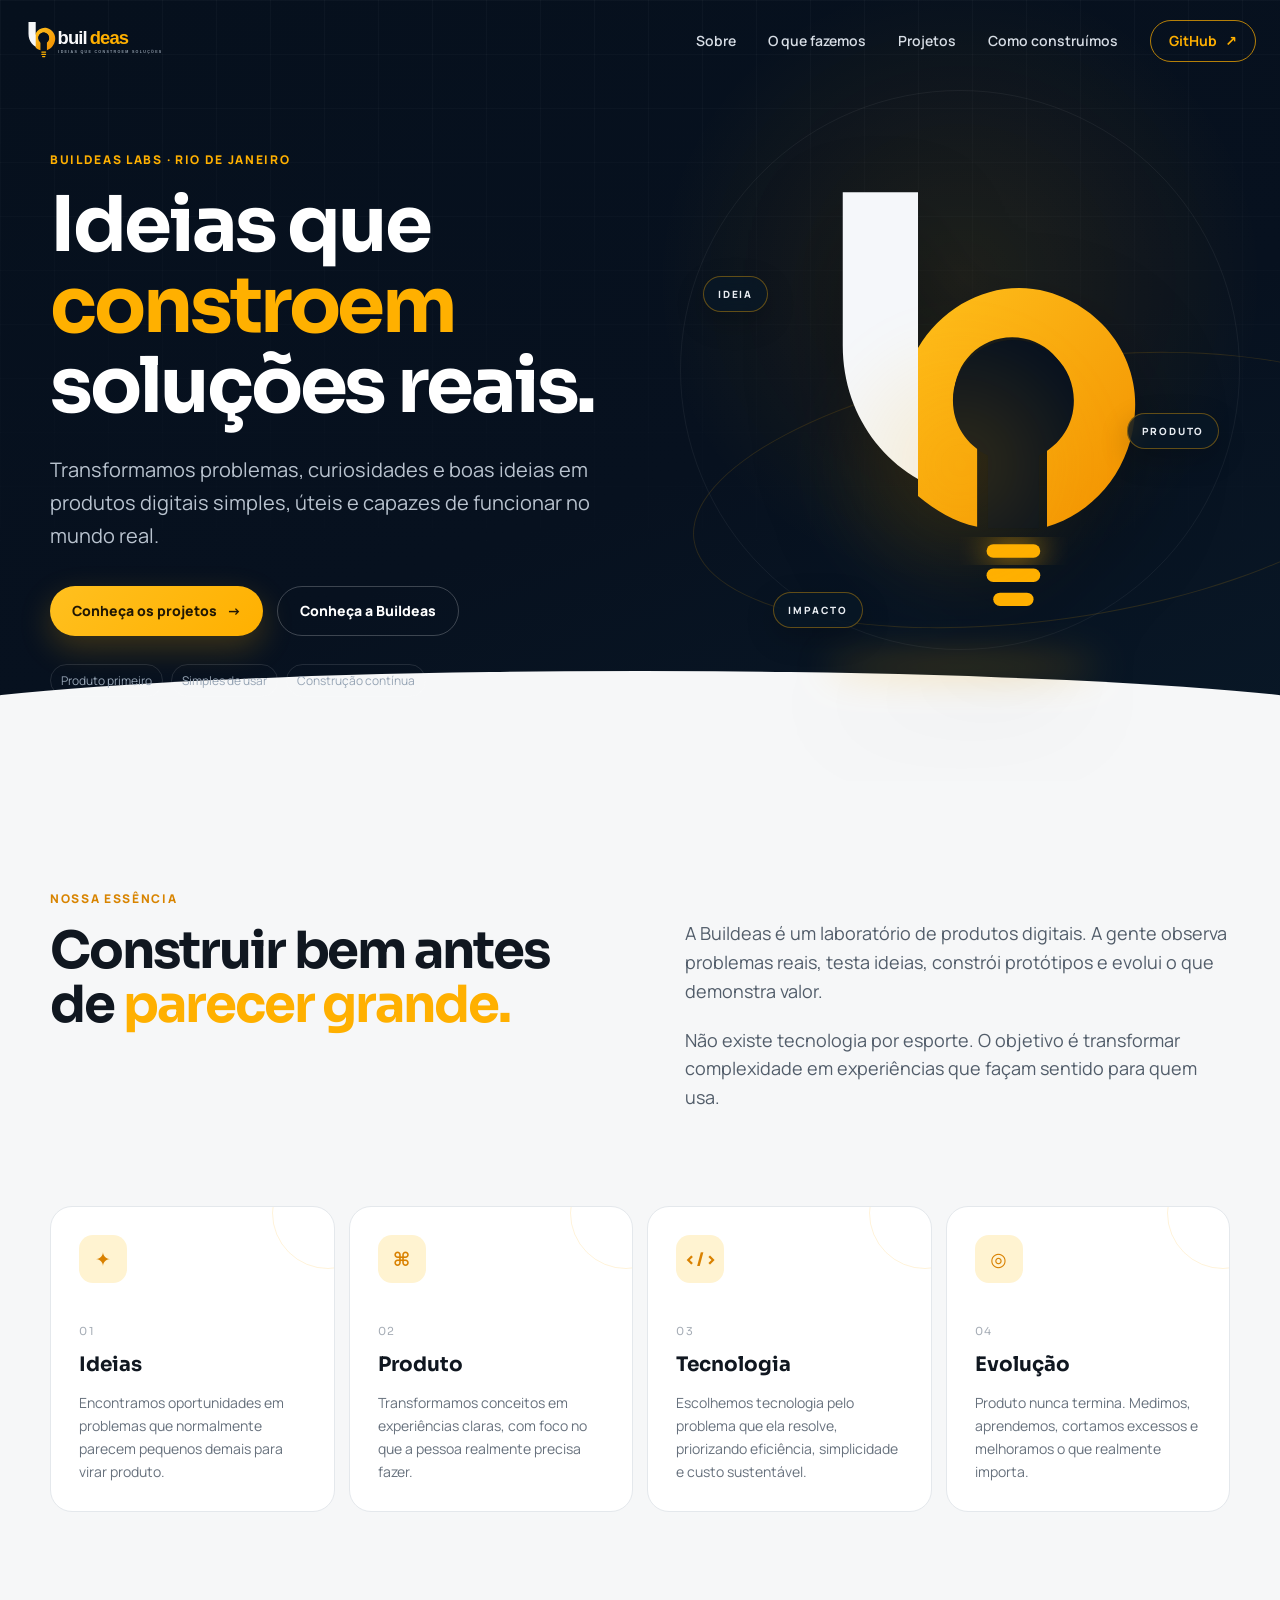
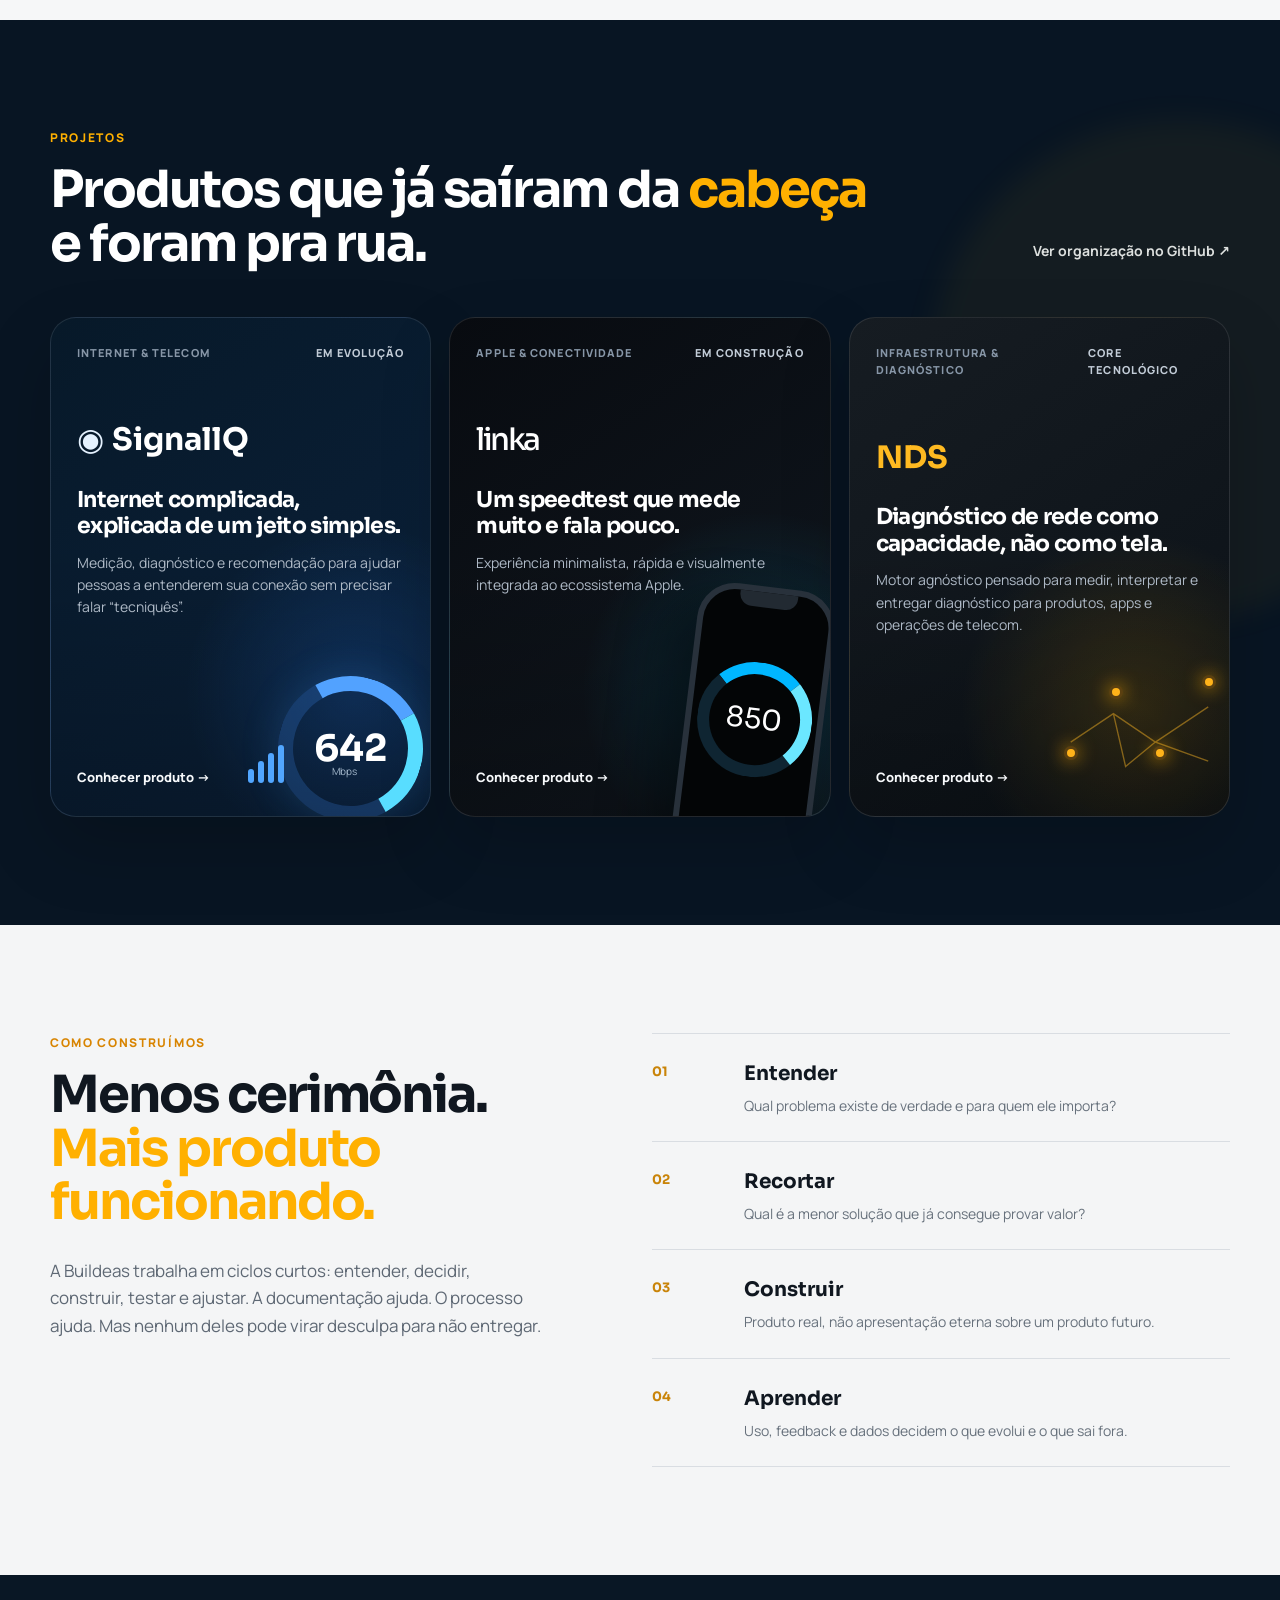
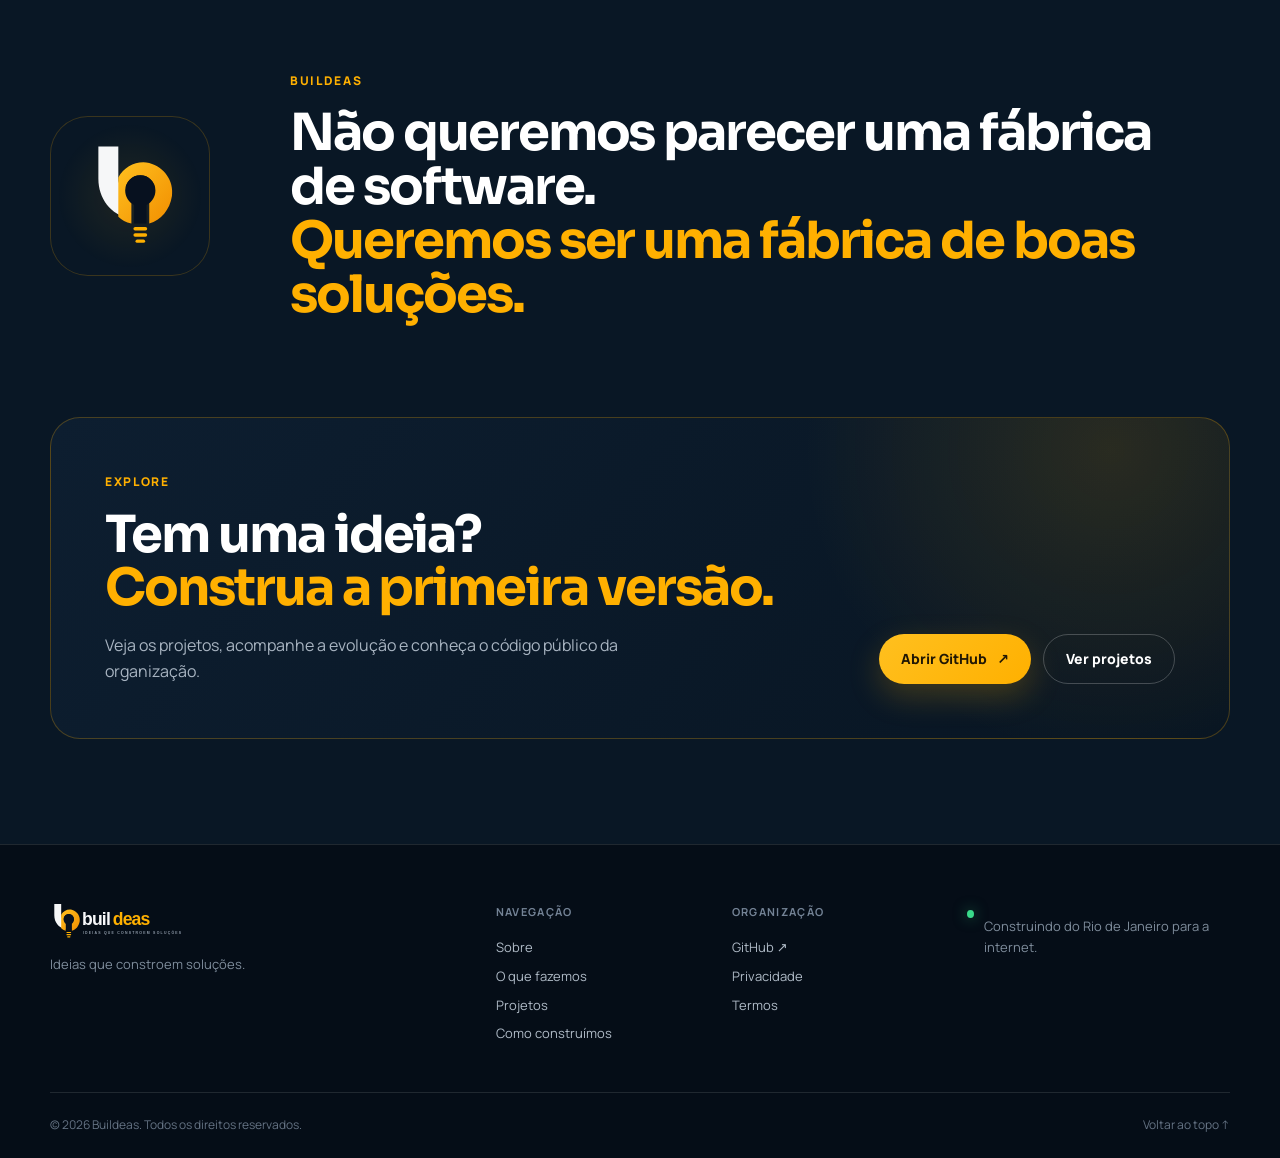
<file: index.html>
<!doctype html>
<html lang="pt-BR">
<head>
  <meta charset="utf-8">
  <meta name="viewport" content="width=device-width,initial-scale=1">
  <meta name="theme-color" content="#07111f">
  <meta name="color-scheme" content="dark light">
  <meta name="robots" content="index,follow,max-image-preview:large,max-snippet:-1,max-video-preview:-1">
  <meta name="google-site-verification" content="1lDQYG9RvKdH-c44b3ez2ZL33xb7k187rBthK93nfTE">
  <title>Buildeas — Ideias que constroem soluções</title>
  <meta name="description" content="A Buildeas transforma ideias em produtos digitais simples, úteis e bem construídos. Conheça SignallQ, Linka e NDS.">
  <link rel="canonical" href="https://buildea-labs.github.io/">
  <link rel="icon" type="image/svg+xml" href="assets/buildeas-mark.svg">
  <link rel="stylesheet" href="assets/buildeas.css">
  <meta property="og:type" content="website">
  <meta property="og:locale" content="pt_BR">
  <meta property="og:site_name" content="Buildeas">
  <meta property="og:title" content="Buildeas — Ideias que constroem soluções">
  <meta property="og:description" content="Ideias saem do papel. Produtos ganham forma. Soluções chegam às pessoas.">
  <meta property="og:url" content="https://buildea-labs.github.io/">
  <meta name="twitter:card" content="summary">
  <meta name="twitter:title" content="Buildeas — Ideias que constroem soluções">
  <meta name="twitter:description" content="Ideias saem do papel. Produtos ganham forma. Soluções chegam às pessoas.">
  <script type="application/ld+json">
  {
    "@context":"https://schema.org",
    "@graph":[
      {"@type":"WebSite","@id":"https://buildea-labs.github.io/#website","url":"https://buildea-labs.github.io/","name":"Buildeas","inLanguage":"pt-BR","publisher":{"@id":"https://buildea-labs.github.io/#organization"}},
      {"@type":"Organization","@id":"https://buildea-labs.github.io/#organization","name":"Buildeas","alternateName":"Buildeas Labs","url":"https://buildea-labs.github.io/","logo":"https://buildea-labs.github.io/assets/buildeas-mark.svg","description":"Laboratório de produtos digitais que transforma ideias em soluções simples, úteis e bem construídas.","foundingLocation":{"@type":"Place","name":"Rio de Janeiro, Brasil"},"sameAs":["https://github.com/buildea-labs"]}
    ]
  }
  </script>
</head>
<body>
  <a class="skip-link" href="#conteudo">Pular para o conteúdo</a>
  <header class="site-header" id="topo">
    <div class="nav-shell">
      <a class="brand" href="#inicio" aria-label="Buildeas, início"><img src="assets/buildeas-wordmark.svg" alt="Buildeas"></a>
      <nav class="desktop-nav" aria-label="Navegação principal">
        <a href="#sobre">Sobre</a><a href="#fazemos">O que fazemos</a><a href="#projetos">Projetos</a><a href="#metodo">Como construímos</a>
      </nav>
      <a class="nav-cta" href="https://github.com/buildea-labs" target="_blank" rel="noreferrer">GitHub <span aria-hidden="true">↗</span></a>
      <button class="menu-button" type="button" aria-expanded="false" aria-controls="mobile-menu" aria-label="Abrir menu"><span></span><span></span><span></span></button>
    </div>
    <div class="mobile-menu" id="mobile-menu" hidden><nav aria-label="Navegação móvel"><a href="#sobre">Sobre</a><a href="#fazemos">O que fazemos</a><a href="#projetos">Projetos</a><a href="#metodo">Como construímos</a><a href="https://github.com/buildea-labs" target="_blank" rel="noreferrer">GitHub ↗</a></nav></div>
  </header>
  <main id="conteudo">
    <section class="hero" id="inicio">
      <div class="hero-orbit hero-orbit-a" aria-hidden="true"></div><div class="hero-orbit hero-orbit-b" aria-hidden="true"></div><div class="hero-grid" aria-hidden="true"></div>
      <div class="container hero-layout">
        <div class="hero-copy reveal">
          <p class="eyebrow">Buildeas Labs · Rio de Janeiro</p>
          <h1>Ideias que <span>constroem</span><br>soluções reais.</h1>
          <p class="hero-lead">Transformamos problemas, curiosidades e boas ideias em produtos digitais simples, úteis e capazes de funcionar no mundo real.</p>
          <div class="hero-actions"><a class="button button-primary" href="#projetos">Conheça os projetos <span aria-hidden="true">→</span></a><a class="button button-ghost" href="#sobre">Conheça a Buildeas</a></div>
          <div class="hero-proof" aria-label="Princípios da Buildeas"><span>Produto primeiro</span><span>Simples de usar</span><span>Construção contínua</span></div>
        </div>
        <div class="hero-art reveal" aria-hidden="true">
          <div class="idea-core">
            <svg viewBox="0 0 320 380"><defs><linearGradient id="gold" x1="0" y1="0" x2="1" y2="1"><stop offset="0" stop-color="#ffbf1b"/><stop offset="1" stop-color="#f29100"/></linearGradient><filter id="glow" x="-50%" y="-50%" width="200%" height="200%"><feGaussianBlur stdDeviation="12" result="blur"/><feMerge><feMergeNode in="blur"/><feMergeNode in="SourceGraphic"/></feMerge></filter></defs><path d="M72 18h56v116c0 25 13 38 32 44v66c-52-12-88-57-88-112V18Z" fill="#f5f7fa"/><path d="M128 134c20-34 59-52 96-42 43 12 71 52 65 96-5 40-32 69-65 79v-64c10-8 17-20 17-34 0-24-19-43-43-43-24 0-43 19-43 43 0 14 7 27 17 35v63c-17-4-31-12-44-23Z" fill="url(#gold)"/><path d="M154 173c0-25 20-45 45-45s45 20 45 45c0 18-10 33-26 41v54h-38v-54c-16-8-26-23-26-41Z" fill="#07111f"/><rect x="179" y="280" width="40" height="10" rx="5" fill="#ffb000" filter="url(#glow)"/><rect x="179" y="298" width="40" height="10" rx="5" fill="#ffb000"/><rect x="184" y="316" width="30" height="10" rx="5" fill="#ffb000"/></svg>
            <div class="core-shadow"></div>
          </div>
          <div class="floating-chip chip-a">IDEIA</div><div class="floating-chip chip-b">PRODUTO</div><div class="floating-chip chip-c">IMPACTO</div>
        </div>
      </div>
    </section>
    <section class="section section-light" id="sobre">
      <div class="container split-intro">
        <div class="section-heading reveal"><p class="eyebrow eyebrow-dark">Nossa essência</p><h2>Construir bem antes de <span>parecer grande.</span></h2></div>
        <div class="intro-copy reveal"><p>A Buildeas é um laboratório de produtos digitais. A gente observa problemas reais, testa ideias, constrói protótipos e evolui o que demonstra valor.</p><p>Não existe tecnologia por esporte. O objetivo é transformar complexidade em experiências que façam sentido para quem usa.</p></div>
      </div>
      <div class="container values-grid" id="fazemos">
        <article class="value-card reveal"><div class="icon-box" aria-hidden="true">✦</div><p class="card-index">01</p><h3>Ideias</h3><p>Encontramos oportunidades em problemas que normalmente parecem pequenos demais para virar produto.</p></article>
        <article class="value-card reveal"><div class="icon-box" aria-hidden="true">⌘</div><p class="card-index">02</p><h3>Produto</h3><p>Transformamos conceitos em experiências claras, com foco no que a pessoa realmente precisa fazer.</p></article>
        <article class="value-card reveal"><div class="icon-box" aria-hidden="true">&lt;/&gt;</div><p class="card-index">03</p><h3>Tecnologia</h3><p>Escolhemos tecnologia pelo problema que ela resolve, priorizando eficiência, simplicidade e custo sustentável.</p></article>
        <article class="value-card reveal"><div class="icon-box" aria-hidden="true">◎</div><p class="card-index">04</p><h3>Evolução</h3><p>Produto nunca termina. Medimos, aprendemos, cortamos excessos e melhoramos o que realmente importa.</p></article>
      </div>
    </section>
    <section class="section projects-section" id="projetos">
      <div class="container projects-header reveal"><div><p class="eyebrow">Projetos</p><h2>Produtos que já saíram da <span>cabeça</span> e foram pra rua.</h2></div><a class="text-link" href="https://github.com/buildea-labs" target="_blank" rel="noreferrer">Ver organização no GitHub <span aria-hidden="true">↗</span></a></div>
      <div class="container projects-grid">
        <article class="project-card project-signallq reveal"><div class="project-topline"><span>Internet & telecom</span><span class="project-status">Em evolução</span></div><div class="project-brand">SignallQ</div><h3>Internet complicada, explicada de um jeito simples.</h3><p>Medição, diagnóstico e recomendação para ajudar pessoas a entenderem sua conexão sem precisar falar “tecniquês”.</p><a href="https://signallq.com" target="_blank" rel="noreferrer">Conhecer projeto <span aria-hidden="true">→</span></a><div class="project-visual signal-visual" aria-hidden="true"><div class="speed-ring"><b>642</b><small>Mbps</small></div><div class="signal-bars"><i></i><i></i><i></i><i></i></div></div></article>
        <article class="project-card project-linka reveal"><div class="project-topline"><span>Apple & conectividade</span><span class="project-status">Em construção</span></div><div class="project-brand project-brand-light">linka</div><h3>Um speedtest que mede muito e fala pouco.</h3><p>Experiência minimalista, rápida e visualmente integrada ao ecossistema Apple.</p><span class="project-coming">Produto em desenvolvimento</span><div class="project-visual linka-visual" aria-hidden="true"><div class="linka-phone"><div class="mini-notch"></div><div class="mini-ring"><span>850</span></div></div></div></article>
        <article class="project-card project-nds reveal"><div class="project-topline"><span>Infraestrutura & diagnóstico</span><span class="project-status">Core tecnológico</span></div><div class="project-brand project-brand-nds">NDS</div><h3>Diagnóstico de rede como capacidade, não como tela.</h3><p>Motor agnóstico pensado para medir, interpretar e entregar diagnóstico para produtos, apps e operações de telecom.</p><span class="project-coming">Produto de plataforma</span><div class="project-visual nds-visual" aria-hidden="true"><div class="node n1"></div><div class="node n2"></div><div class="node n3"></div><div class="node n4"></div><svg viewBox="0 0 280 150"><path d="M35 92 98 50l62 42 78-52M98 50l18 78 44-36 78 28"/></svg></div></article>
      </div>
    </section>
    <section class="section section-light method-section" id="metodo">
      <div class="container method-layout">
        <div class="method-copy reveal"><p class="eyebrow eyebrow-dark">Como construímos</p><h2>Menos cerimônia.<br><span>Mais produto funcionando.</span></h2><p>A Buildeas trabalha em ciclos curtos: entender, decidir, construir, testar e ajustar. A documentação ajuda. O processo ajuda. Mas nenhum deles pode virar desculpa para não entregar.</p></div>
        <ol class="method-steps"><li class="reveal"><span>01</span><div><h3>Entender</h3><p>Qual problema existe de verdade e para quem ele importa?</p></div></li><li class="reveal"><span>02</span><div><h3>Recortar</h3><p>Qual é a menor solução que já consegue provar valor?</p></div></li><li class="reveal"><span>03</span><div><h3>Construir</h3><p>Produto real, não apresentação eterna sobre um produto futuro.</p></div></li><li class="reveal"><span>04</span><div><h3>Aprender</h3><p>Uso, feedback e dados decidem o que evolui e o que sai fora.</p></div></li></ol>
      </div>
    </section>
    <section class="section manifesto-section"><div class="container manifesto reveal"><div class="manifesto-mark"><img src="assets/buildeas-mark.svg" alt="" aria-hidden="true"></div><div><p class="eyebrow">Buildeas</p><h2>Não queremos parecer uma fábrica de software.<br><span>Queremos ser uma fábrica de boas soluções.</span></h2></div></div></section>
    <section class="cta-section"><div class="container cta-card reveal"><div><p class="eyebrow">Explore</p><h2>Tem uma ideia?<br><span>Construa a primeira versão.</span></h2><p>Veja os projetos, acompanhe a evolução e conheça o código público da organização.</p></div><div class="cta-actions"><a class="button button-primary" href="https://github.com/buildea-labs" target="_blank" rel="noreferrer">Abrir GitHub <span aria-hidden="true">↗</span></a><a class="button button-ghost" href="#projetos">Ver projetos</a></div></div></section>
  </main>
  <footer class="site-footer">
    <div class="container footer-grid">
      <div class="footer-brand"><img src="assets/buildeas-wordmark.svg" alt="Buildeas"><p>Ideias que constroem soluções.</p></div>
      <div class="footer-col"><h3>Navegação</h3><a href="#sobre">Sobre</a><a href="#fazemos">O que fazemos</a><a href="#projetos">Projetos</a><a href="#metodo">Como construímos</a></div>
      <div class="footer-col"><h3>Organização</h3><a href="https://github.com/buildea-labs" target="_blank" rel="noreferrer">GitHub ↗</a><a href="privacy.html">Privacidade</a><a href="terms.html">Termos</a></div>
      <div class="footer-note"><span class="status-dot"></span><p>Construindo do Rio de Janeiro para a internet.</p></div>
    </div>
    <div class="container footer-bottom"><p>© <span id="year"></span> Buildeas. Todos os direitos reservados.</p><a href="#topo">Voltar ao topo ↑</a></div>
  </footer>
  <script src="assets/buildeas.js" defer></script>
</body>
</html>
</file>
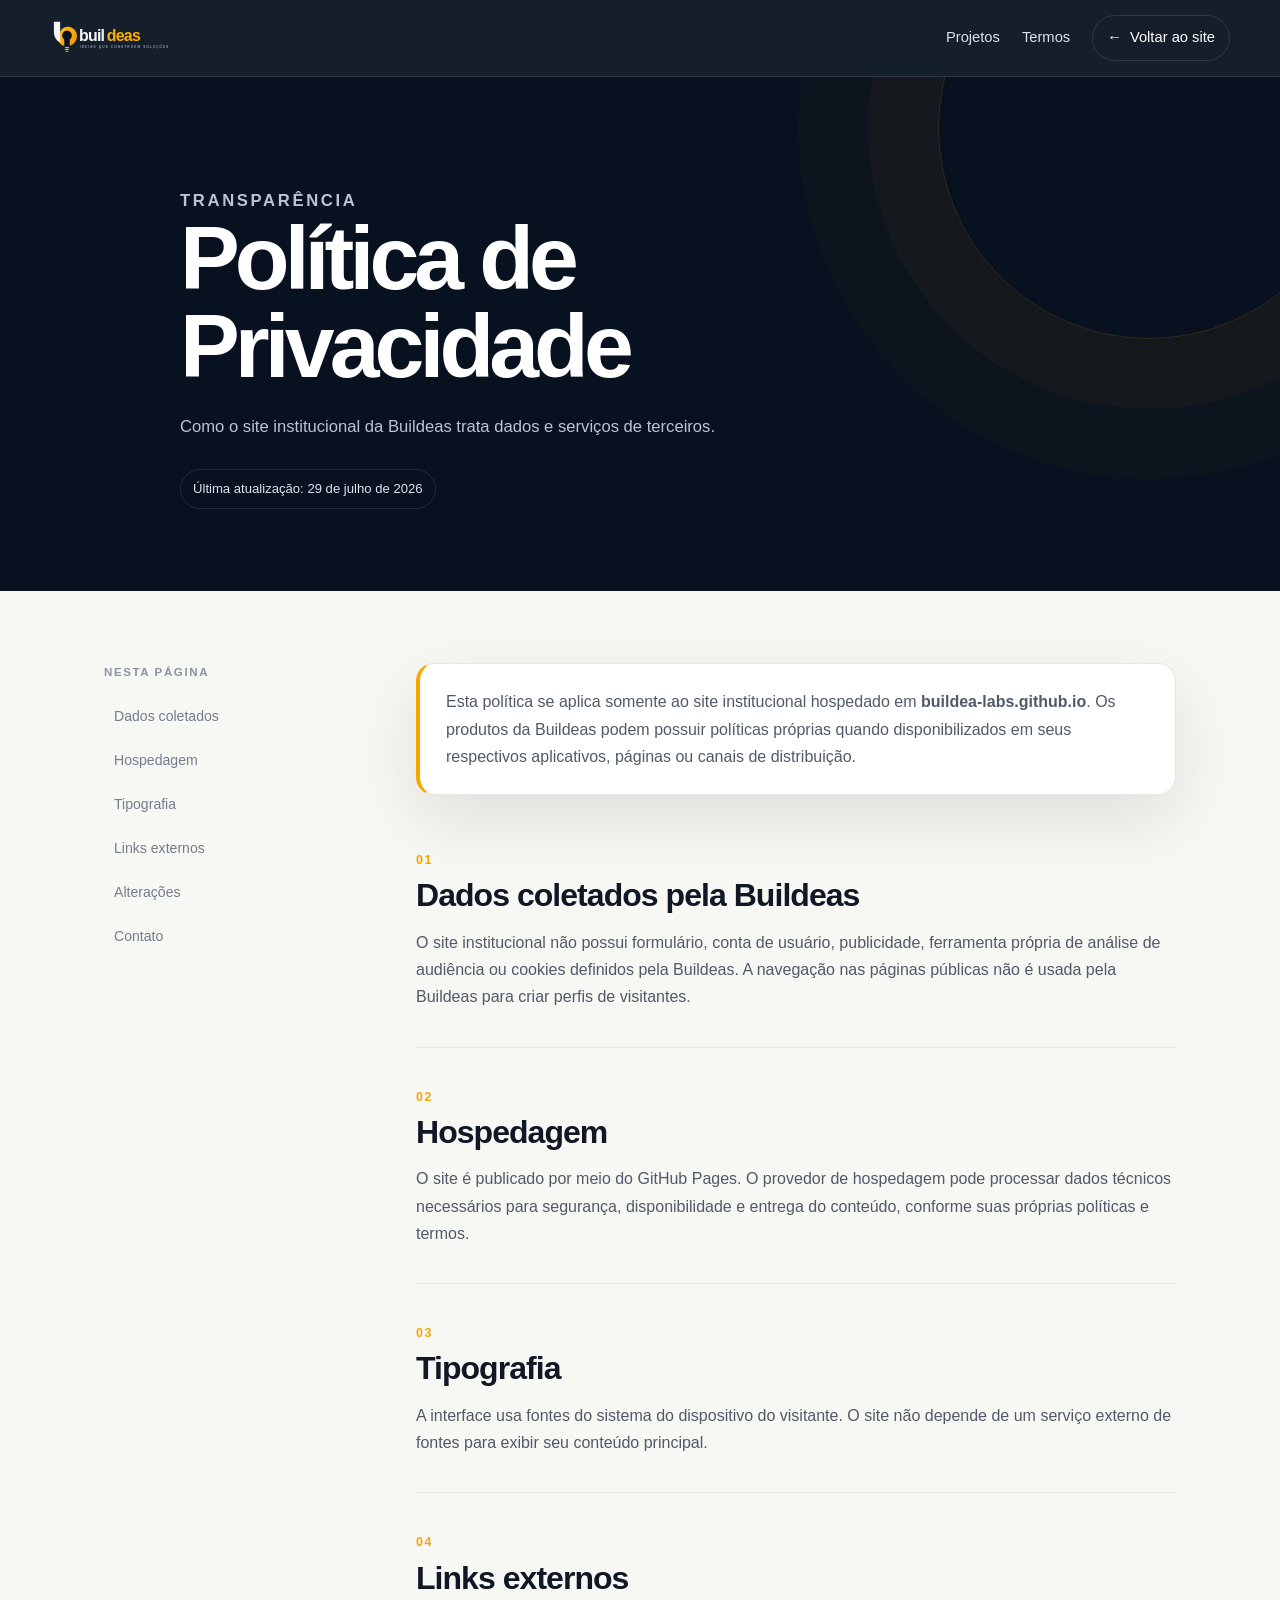
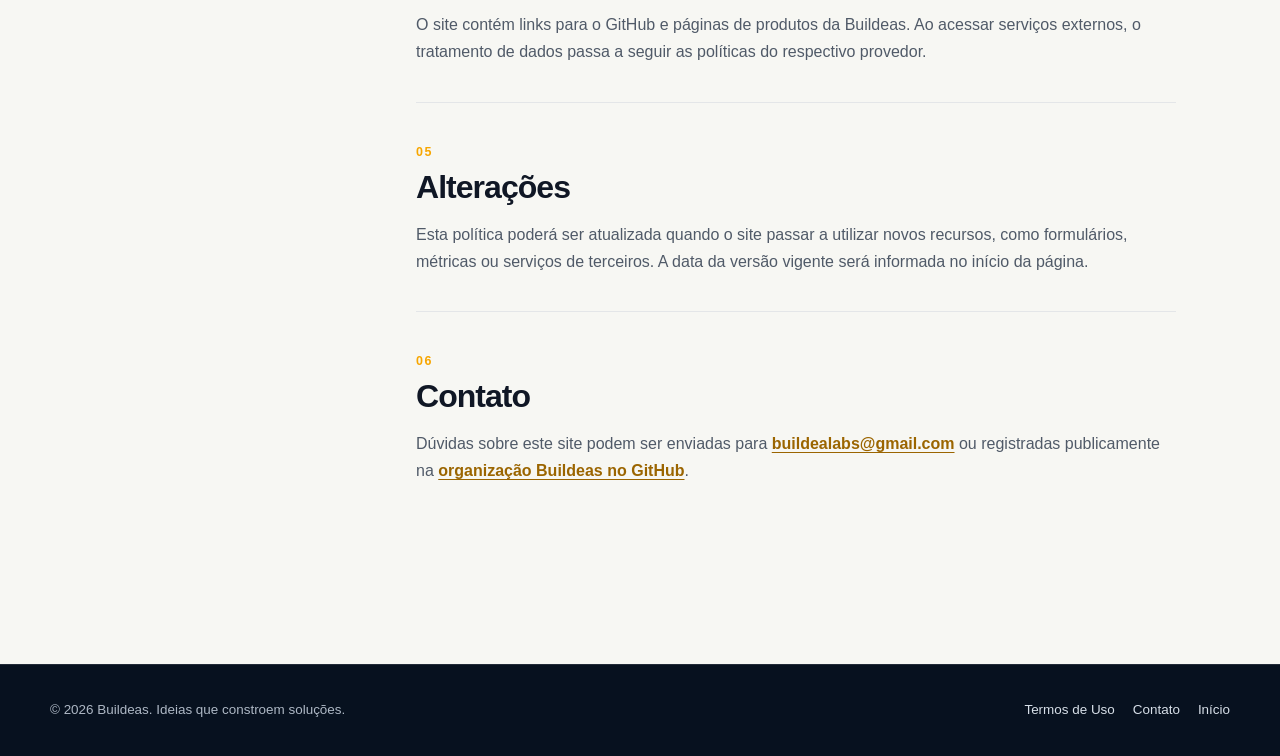
<file: privacy.html>
<!doctype html>
<html lang="pt-BR">
<head>
  <meta charset="utf-8">
  <meta name="viewport" content="width=device-width,initial-scale=1">
  <meta name="theme-color" content="#07111f">
  <meta name="color-scheme" content="dark light">
  <meta name="robots" content="index,follow,max-image-preview:large,max-snippet:-1">
  <title>Política de Privacidade | Buildeas</title>
  <meta name="description" content="Política de privacidade do site institucional da Buildeas.">
  <link rel="canonical" href="https://buildea-labs.github.io/privacy.html">
  <link rel="icon" type="image/svg+xml" href="assets/buildeas-mark.svg">
  <link rel="stylesheet" href="assets/buildeas-pages.css">
</head>
<body>
  <a class="skip-link" href="#conteudo">Pular para o conteúdo</a>
  <header class="page-header">
    <div class="nav-shell">
      <a class="brand" href="index.html" aria-label="Buildeas, início"><img src="assets/buildeas-wordmark.svg" alt="Buildeas"></a>
      <nav class="page-nav" aria-label="Navegação"><a href="index.html#projetos">Projetos</a><a href="terms.html">Termos</a><a class="back-home" href="index.html"><span aria-hidden="true">←</span> Voltar ao site</a></nav>
    </div>
  </header>
  <main id="conteudo">
    <section class="legal-hero">
      <div class="legal-hero-inner">
        <p class="eyebrow">Transparência</p>
        <h1>Política de Privacidade</h1>
        <p>Como o site institucional da Buildeas trata dados e serviços de terceiros.</p>
        <span class="updated">Última atualização: 29 de julho de 2026</span>
      </div>
    </section>
    <div class="legal-wrap">
      <aside class="toc" aria-label="Nesta página">
        <p class="toc-label">Nesta página</p>
        <nav><a href="#dados">Dados coletados</a><a href="#hospedagem">Hospedagem</a><a href="#tipografia">Tipografia</a><a href="#links">Links externos</a><a href="#alteracoes">Alterações</a><a href="#contato">Contato</a></nav>
      </aside>
      <article class="legal-content">
        <div class="notice"><p>Esta política se aplica somente ao site institucional hospedado em <strong>buildea-labs.github.io</strong>. Os produtos da Buildeas podem possuir políticas próprias quando disponibilizados em seus respectivos aplicativos, páginas ou canais de distribuição.</p></div>
        <section id="dados"><span class="section-number">01</span><h2>Dados coletados pela Buildeas</h2><p>O site institucional não possui formulário, conta de usuário, publicidade, ferramenta própria de análise de audiência ou cookies definidos pela Buildeas. A navegação nas páginas públicas não é usada pela Buildeas para criar perfis de visitantes.</p></section>
        <section id="hospedagem"><span class="section-number">02</span><h2>Hospedagem</h2><p>O site é publicado por meio do GitHub Pages. O provedor de hospedagem pode processar dados técnicos necessários para segurança, disponibilidade e entrega do conteúdo, conforme suas próprias políticas e termos.</p></section>
        <section id="tipografia"><span class="section-number">03</span><h2>Tipografia</h2><p>A interface usa fontes do sistema do dispositivo do visitante. O site não depende de um serviço externo de fontes para exibir seu conteúdo principal.</p></section>
        <section id="links"><span class="section-number">04</span><h2>Links externos</h2><p>O site contém links para o GitHub e páginas de produtos da Buildeas. Ao acessar serviços externos, o tratamento de dados passa a seguir as políticas do respectivo provedor.</p></section>
        <section id="alteracoes"><span class="section-number">05</span><h2>Alterações</h2><p>Esta política poderá ser atualizada quando o site passar a utilizar novos recursos, como formulários, métricas ou serviços de terceiros. A data da versão vigente será informada no início da página.</p></section>
        <section id="contato"><span class="section-number">06</span><h2>Contato</h2><p>Dúvidas sobre este site podem ser enviadas para <a href="mailto:buildealabs@gmail.com">buildealabs@gmail.com</a> ou registradas publicamente na <a href="https://github.com/buildea-labs" target="_blank" rel="noreferrer">organização Buildeas no GitHub</a>.</p></section>
      </article>
    </div>
  </main>
  <footer class="page-footer"><div class="footer-shell"><span>© 2026 Buildeas. Ideias que constroem soluções.</span><nav class="footer-links"><a href="terms.html">Termos de Uso</a><a href="mailto:buildealabs@gmail.com">Contato</a><a href="index.html">Início</a></nav></div></footer>
</body>
</html>
</file>
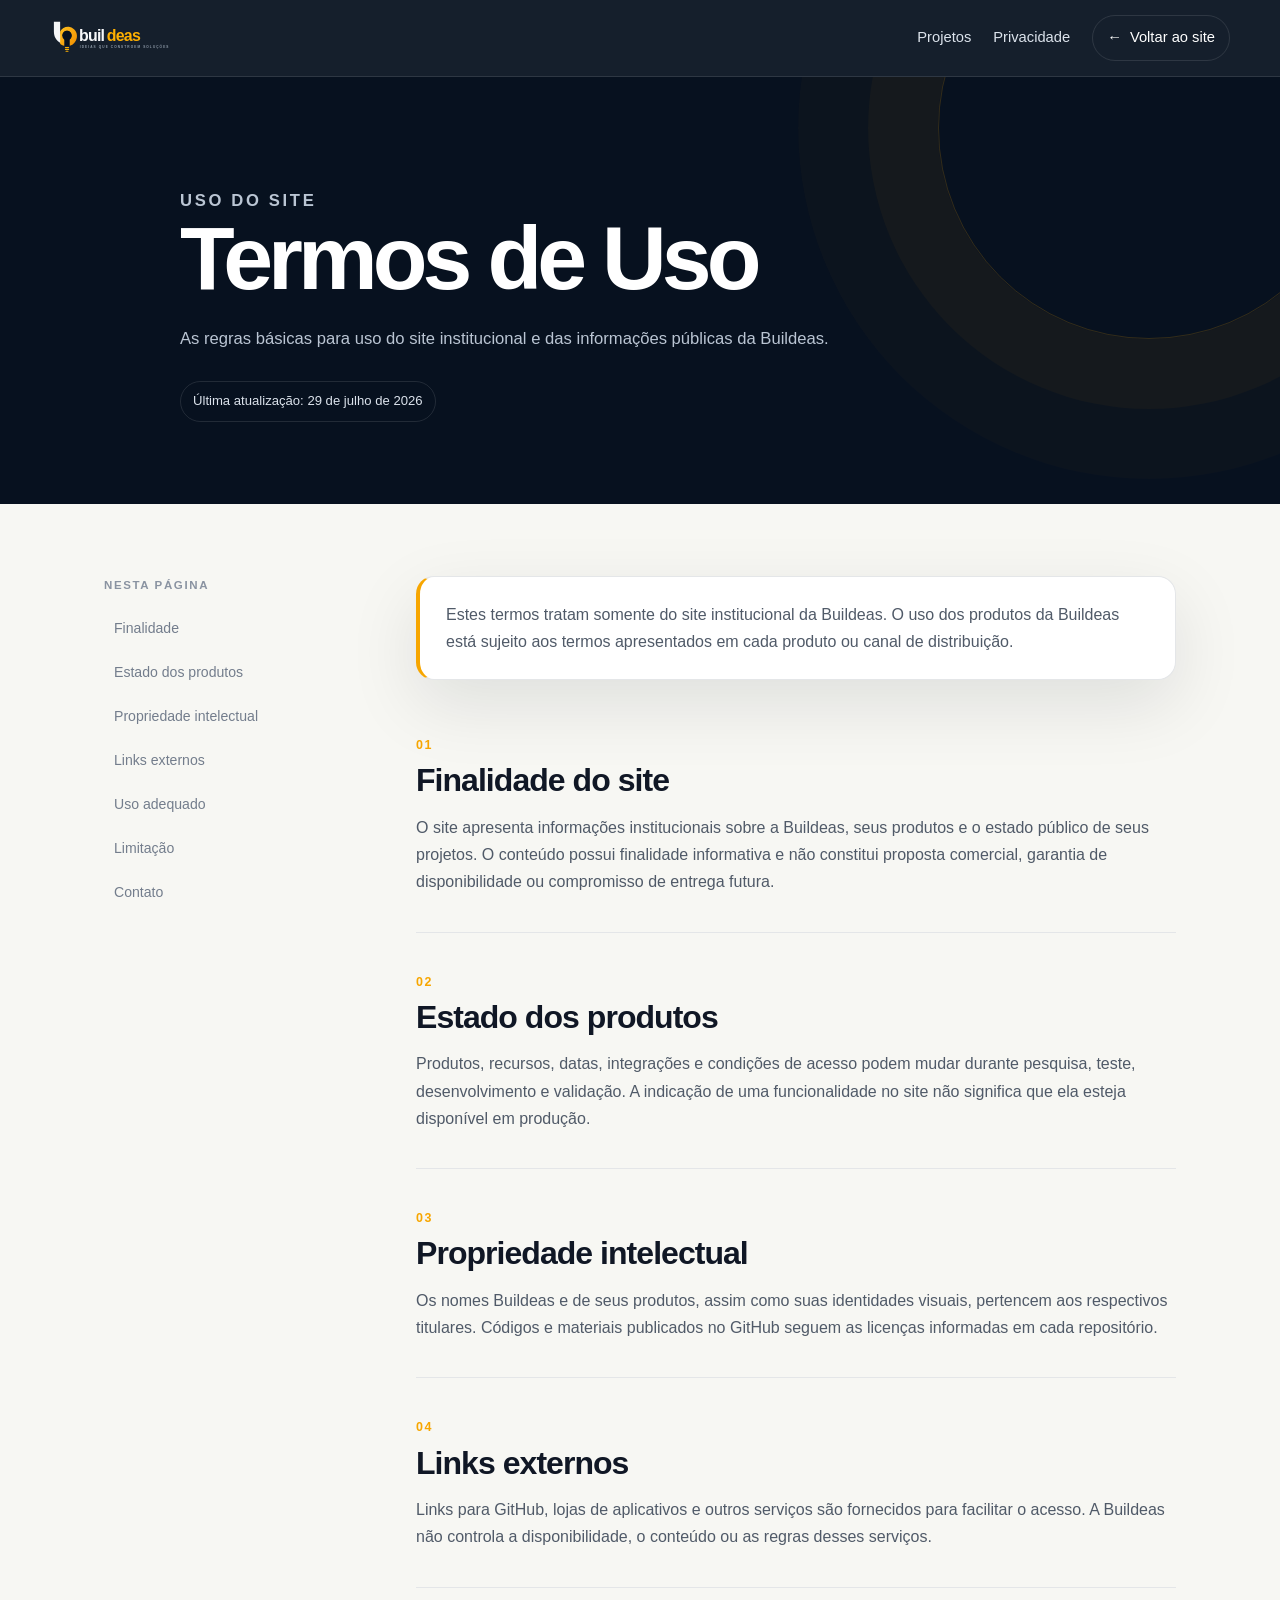
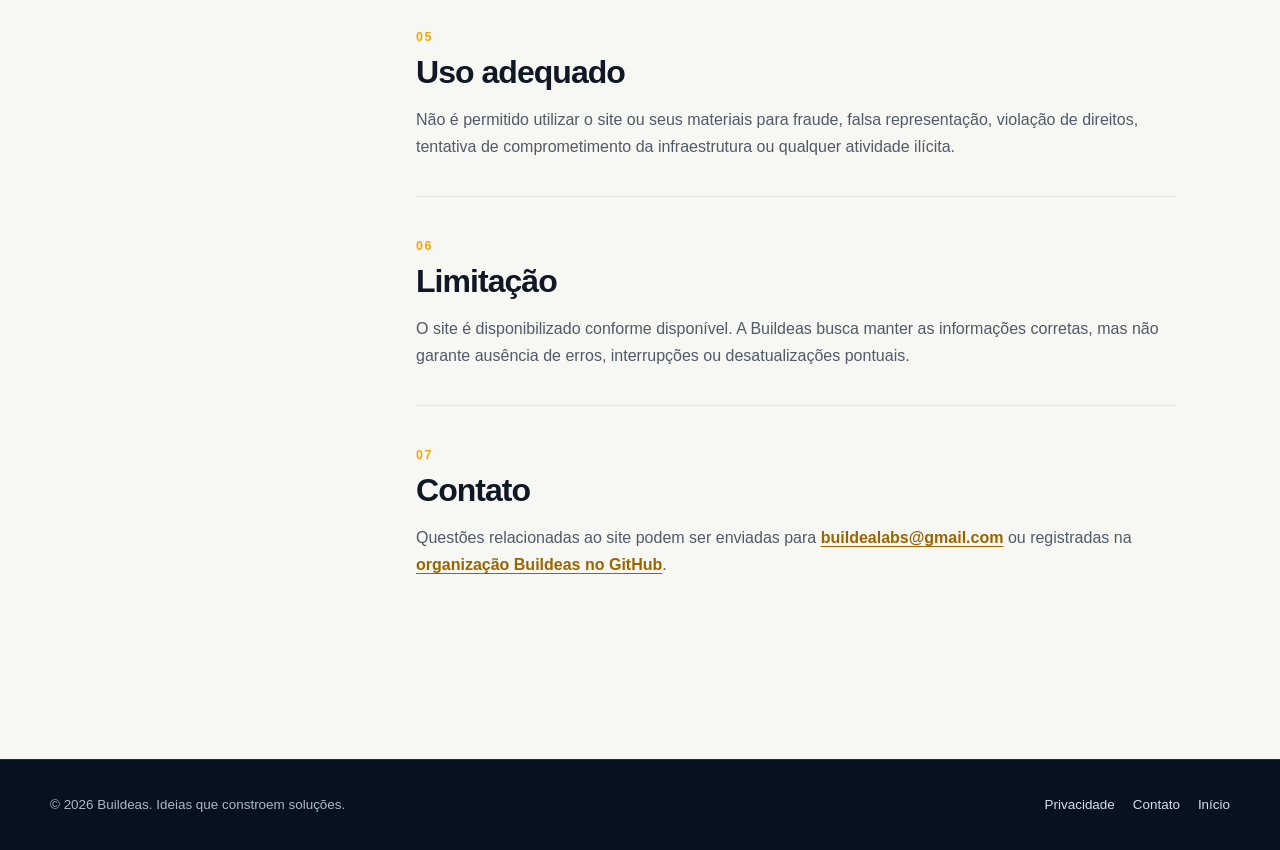
<file: terms.html>
<!doctype html>
<html lang="pt-BR">
<head>
  <meta charset="utf-8">
  <meta name="viewport" content="width=device-width,initial-scale=1">
  <meta name="theme-color" content="#07111f">
  <meta name="color-scheme" content="dark light">
  <meta name="robots" content="index,follow,max-image-preview:large,max-snippet:-1">
  <title>Termos de Uso | Buildeas</title>
  <meta name="description" content="Termos de uso do site institucional da Buildeas.">
  <link rel="canonical" href="https://buildea-labs.github.io/terms.html">
  <link rel="icon" type="image/svg+xml" href="assets/buildeas-mark.svg">
  <link rel="stylesheet" href="assets/buildeas-pages.css">
</head>
<body>
  <a class="skip-link" href="#conteudo">Pular para o conteúdo</a>
  <header class="page-header">
    <div class="nav-shell">
      <a class="brand" href="index.html" aria-label="Buildeas, início"><img src="assets/buildeas-wordmark.svg" alt="Buildeas"></a>
      <nav class="page-nav" aria-label="Navegação"><a href="index.html#projetos">Projetos</a><a href="privacy.html">Privacidade</a><a class="back-home" href="index.html"><span aria-hidden="true">←</span> Voltar ao site</a></nav>
    </div>
  </header>
  <main id="conteudo">
    <section class="legal-hero">
      <div class="legal-hero-inner">
        <p class="eyebrow">Uso do site</p>
        <h1>Termos de Uso</h1>
        <p>As regras básicas para uso do site institucional e das informações públicas da Buildeas.</p>
        <span class="updated">Última atualização: 29 de julho de 2026</span>
      </div>
    </section>
    <div class="legal-wrap">
      <aside class="toc" aria-label="Nesta página">
        <p class="toc-label">Nesta página</p>
        <nav><a href="#finalidade">Finalidade</a><a href="#estado">Estado dos produtos</a><a href="#propriedade">Propriedade intelectual</a><a href="#links">Links externos</a><a href="#uso">Uso adequado</a><a href="#limitacao">Limitação</a><a href="#contato">Contato</a></nav>
      </aside>
      <article class="legal-content">
        <div class="notice"><p>Estes termos tratam somente do site institucional da Buildeas. O uso dos produtos da Buildeas está sujeito aos termos apresentados em cada produto ou canal de distribuição.</p></div>
        <section id="finalidade"><span class="section-number">01</span><h2>Finalidade do site</h2><p>O site apresenta informações institucionais sobre a Buildeas, seus produtos e o estado público de seus projetos. O conteúdo possui finalidade informativa e não constitui proposta comercial, garantia de disponibilidade ou compromisso de entrega futura.</p></section>
        <section id="estado"><span class="section-number">02</span><h2>Estado dos produtos</h2><p>Produtos, recursos, datas, integrações e condições de acesso podem mudar durante pesquisa, teste, desenvolvimento e validação. A indicação de uma funcionalidade no site não significa que ela esteja disponível em produção.</p></section>
        <section id="propriedade"><span class="section-number">03</span><h2>Propriedade intelectual</h2><p>Os nomes Buildeas e de seus produtos, assim como suas identidades visuais, pertencem aos respectivos titulares. Códigos e materiais publicados no GitHub seguem as licenças informadas em cada repositório.</p></section>
        <section id="links"><span class="section-number">04</span><h2>Links externos</h2><p>Links para GitHub, lojas de aplicativos e outros serviços são fornecidos para facilitar o acesso. A Buildeas não controla a disponibilidade, o conteúdo ou as regras desses serviços.</p></section>
        <section id="uso"><span class="section-number">05</span><h2>Uso adequado</h2><p>Não é permitido utilizar o site ou seus materiais para fraude, falsa representação, violação de direitos, tentativa de comprometimento da infraestrutura ou qualquer atividade ilícita.</p></section>
        <section id="limitacao"><span class="section-number">06</span><h2>Limitação</h2><p>O site é disponibilizado conforme disponível. A Buildeas busca manter as informações corretas, mas não garante ausência de erros, interrupções ou desatualizações pontuais.</p></section>
        <section id="contato"><span class="section-number">07</span><h2>Contato</h2><p>Questões relacionadas ao site podem ser enviadas para <a href="mailto:buildealabs@gmail.com">buildealabs@gmail.com</a> ou registradas na <a href="https://github.com/buildea-labs" target="_blank" rel="noreferrer">organização Buildeas no GitHub</a>.</p></section>
      </article>
    </div>
  </main>
  <footer class="page-footer"><div class="footer-shell"><span>© 2026 Buildeas. Ideias que constroem soluções.</span><nav class="footer-links"><a href="privacy.html">Privacidade</a><a href="mailto:buildealabs@gmail.com">Contato</a><a href="index.html">Início</a></nav></div></footer>
</body>
</html>
</file>
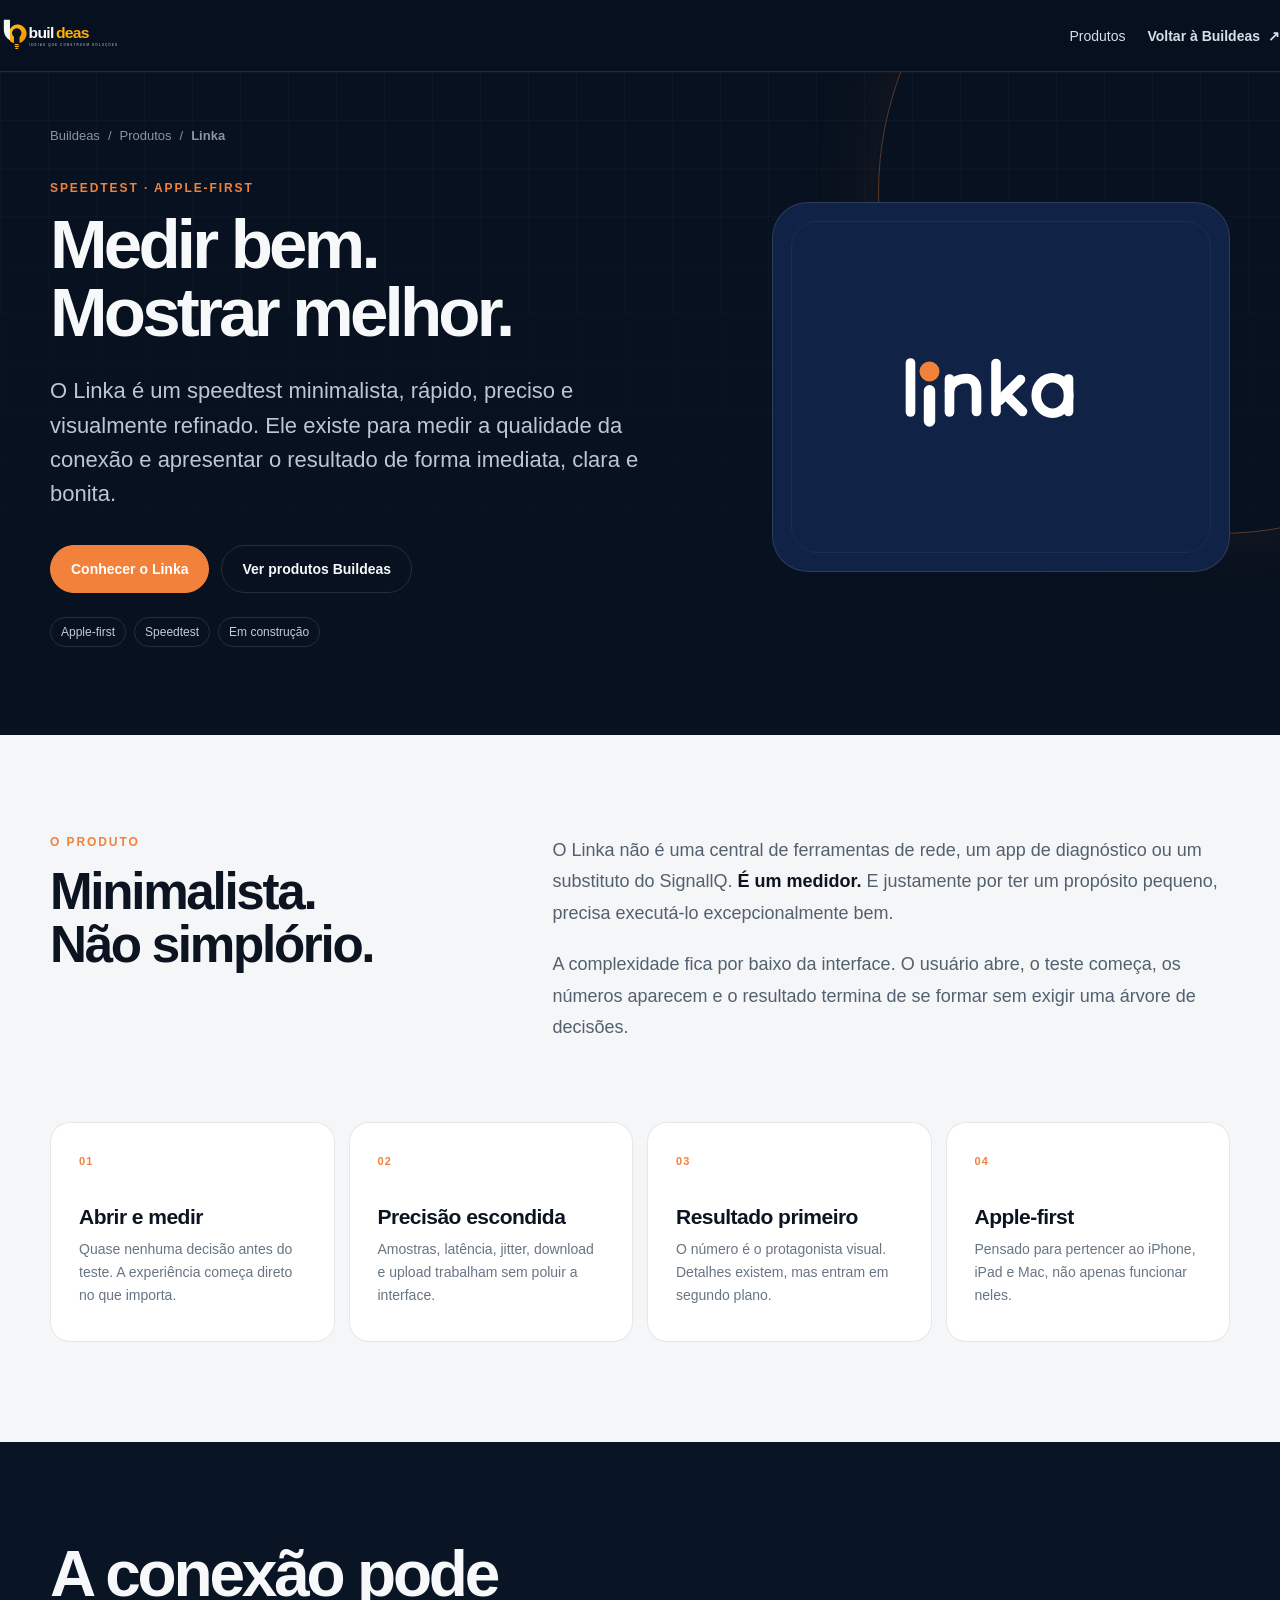
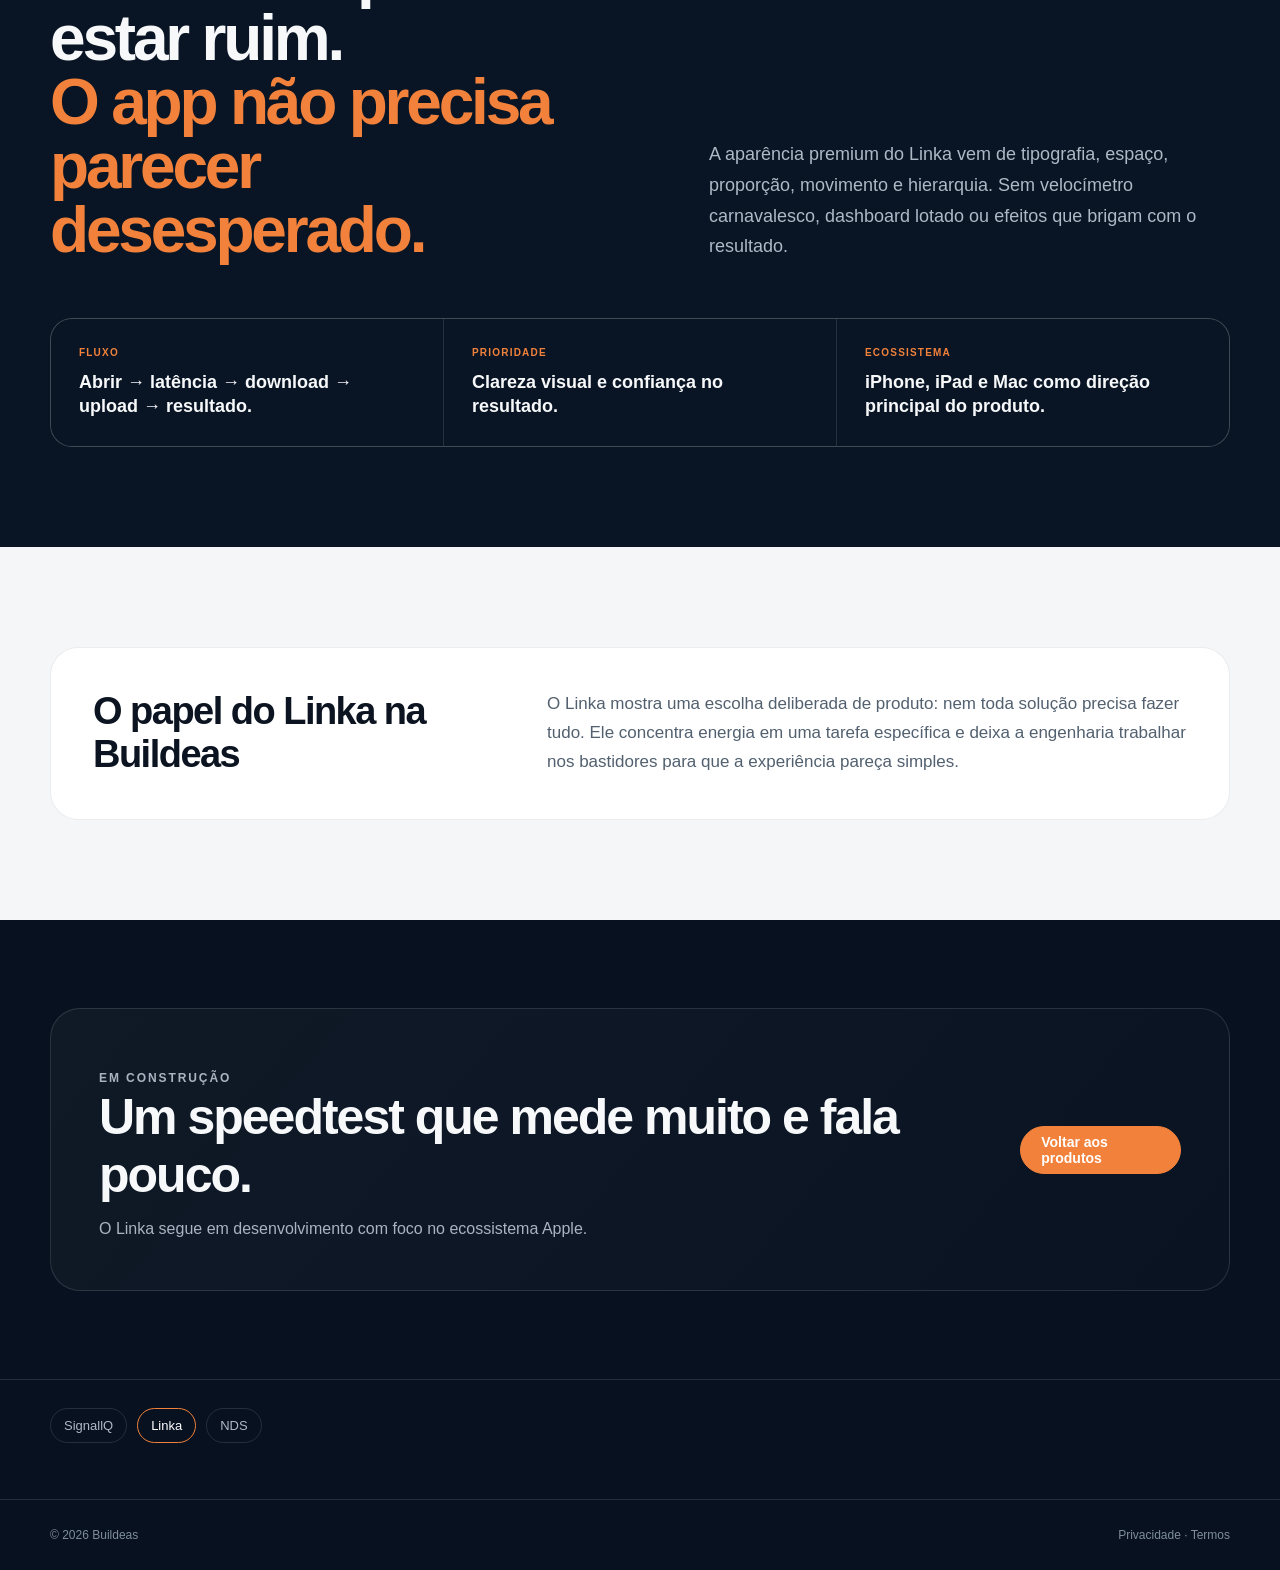
<file: produtos/linka.html>
<!doctype html>
<html lang="pt-BR">
<head>
  <meta charset="utf-8"><meta name="viewport" content="width=device-width,initial-scale=1">
  <meta name="theme-color" content="#102245"><meta name="robots" content="index,follow,max-image-preview:large">
  <title>Linka SpeedTest | Buildeas</title>
  <meta name="description" content="Conheça o Linka, speedtest minimalista, rápido e preciso da Buildeas, criado com foco no ecossistema Apple.">
  <link rel="canonical" href="https://buildea-labs.github.io/produtos/linka.html"><link rel="icon" href="../assets/products/linka-icon.svg"><link rel="stylesheet" href="../assets/product-pages.css">
  <meta property="og:type" content="website"><meta property="og:title" content="Linka SpeedTest | Buildeas"><meta property="og:description" content="Medir bem. Mostrar melhor.">
</head>
<body class="product-linka">
<a class="skip" href="#conteudo">Pular para o conteúdo</a>
<header class="product-header"><div class="shell nav"><a class="buildeas" href="../index.html" aria-label="Buildeas"><img src="../assets/buildeas-wordmark.svg" alt="Buildeas"></a><div class="nav-links"><a href="../index.html#projetos">Produtos</a><a class="back-link" href="../index.html"><span>Voltar à Buildeas</span> ↗</a></div></div></header>
<main id="conteudo">
<section class="product-hero"><div class="shell hero-grid"><div class="hero-copy"><div class="breadcrumb"><a href="../index.html">Buildeas</a><span>/</span><span>Produtos</span><span>/</span><strong>Linka</strong></div><p class="eyebrow">Speedtest · Apple-first</p><h1>Medir bem.<br>Mostrar melhor.</h1><p class="lead">O Linka é um speedtest minimalista, rápido, preciso e visualmente refinado. Ele existe para medir a qualidade da conexão e apresentar o resultado de forma imediata, clara e bonita.</p><div class="hero-actions"><a class="btn btn-primary" href="#produto">Conhecer o Linka</a><a class="btn btn-secondary" href="../index.html#projetos">Ver produtos Buildeas</a></div><div class="tags"><span class="tag">Apple-first</span><span class="tag">Speedtest</span><span class="tag">Em construção</span></div></div><div class="brand-stage"><img src="../assets/products/linka-wordmark.svg" alt="Linka"></div></div></section>
<section class="section section-light" id="produto"><div class="shell"><div class="intro-grid"><div class="section-title"><p class="eyebrow">O produto</p><h2>Minimalista.<br>Não simplório.</h2></div><div class="copy"><p>O Linka não é uma central de ferramentas de rede, um app de diagnóstico ou um substituto do SignallQ. <strong>É um medidor.</strong> E justamente por ter um propósito pequeno, precisa executá-lo excepcionalmente bem.</p><p>A complexidade fica por baixo da interface. O usuário abre, o teste começa, os números aparecem e o resultado termina de se formar sem exigir uma árvore de decisões.</p></div></div><div class="feature-grid"><article class="feature"><span class="num">01</span><h3>Abrir e medir</h3><p>Quase nenhuma decisão antes do teste. A experiência começa direto no que importa.</p></article><article class="feature"><span class="num">02</span><h3>Precisão escondida</h3><p>Amostras, latência, jitter, download e upload trabalham sem poluir a interface.</p></article><article class="feature"><span class="num">03</span><h3>Resultado primeiro</h3><p>O número é o protagonista visual. Detalhes existem, mas entram em segundo plano.</p></article><article class="feature"><span class="num">04</span><h3>Apple-first</h3><p>Pensado para pertencer ao iPhone, iPad e Mac, não apenas funcionar neles.</p></article></div></div></section>
<section class="section section-dark"><div class="shell"><div class="statement"><h2>A conexão pode estar ruim.<br><span>O app não precisa parecer desesperado.</span></h2><p>A aparência premium do Linka vem de tipografia, espaço, proporção, movimento e hierarquia. Sem velocímetro carnavalesco, dashboard lotado ou efeitos que brigam com o resultado.</p></div><div class="fact-list"><div class="fact"><small>Fluxo</small><strong>Abrir → latência → download → upload → resultado.</strong></div><div class="fact"><small>Prioridade</small><strong>Clareza visual e confiança no resultado.</strong></div><div class="fact"><small>Ecossistema</small><strong>iPhone, iPad e Mac como direção principal do produto.</strong></div></div></div></section>
<section class="section section-light"><div class="shell"><div class="role-card"><h2>O papel do Linka na Buildeas</h2><p>O Linka mostra uma escolha deliberada de produto: nem toda solução precisa fazer tudo. Ele concentra energia em uma tarefa específica e deixa a engenharia trabalhar nos bastidores para que a experiência pareça simples.</p></div></div></section>
<section class="final-cta"><div class="shell"><div class="cta-box"><div><p class="eyebrow">Em construção</p><h2>Um speedtest que mede muito e fala pouco.</h2><p>O Linka segue em desenvolvimento com foco no ecossistema Apple.</p></div><a class="btn btn-primary" href="../index.html#projetos">Voltar aos produtos</a></div></div></section>
<nav class="product-switcher" aria-label="Outros produtos"><div class="shell switcher"><a href="signallq.html">SignallQ</a><a aria-current="page" href="linka.html">Linka</a><a href="nds.html">NDS</a></div></nav>
</main><footer class="site-footer"><div class="shell footer-row"><span>© 2026 Buildeas</span><span><a href="../privacy.html">Privacidade</a> · <a href="../terms.html">Termos</a></span></div></footer>
</body></html>
</file>
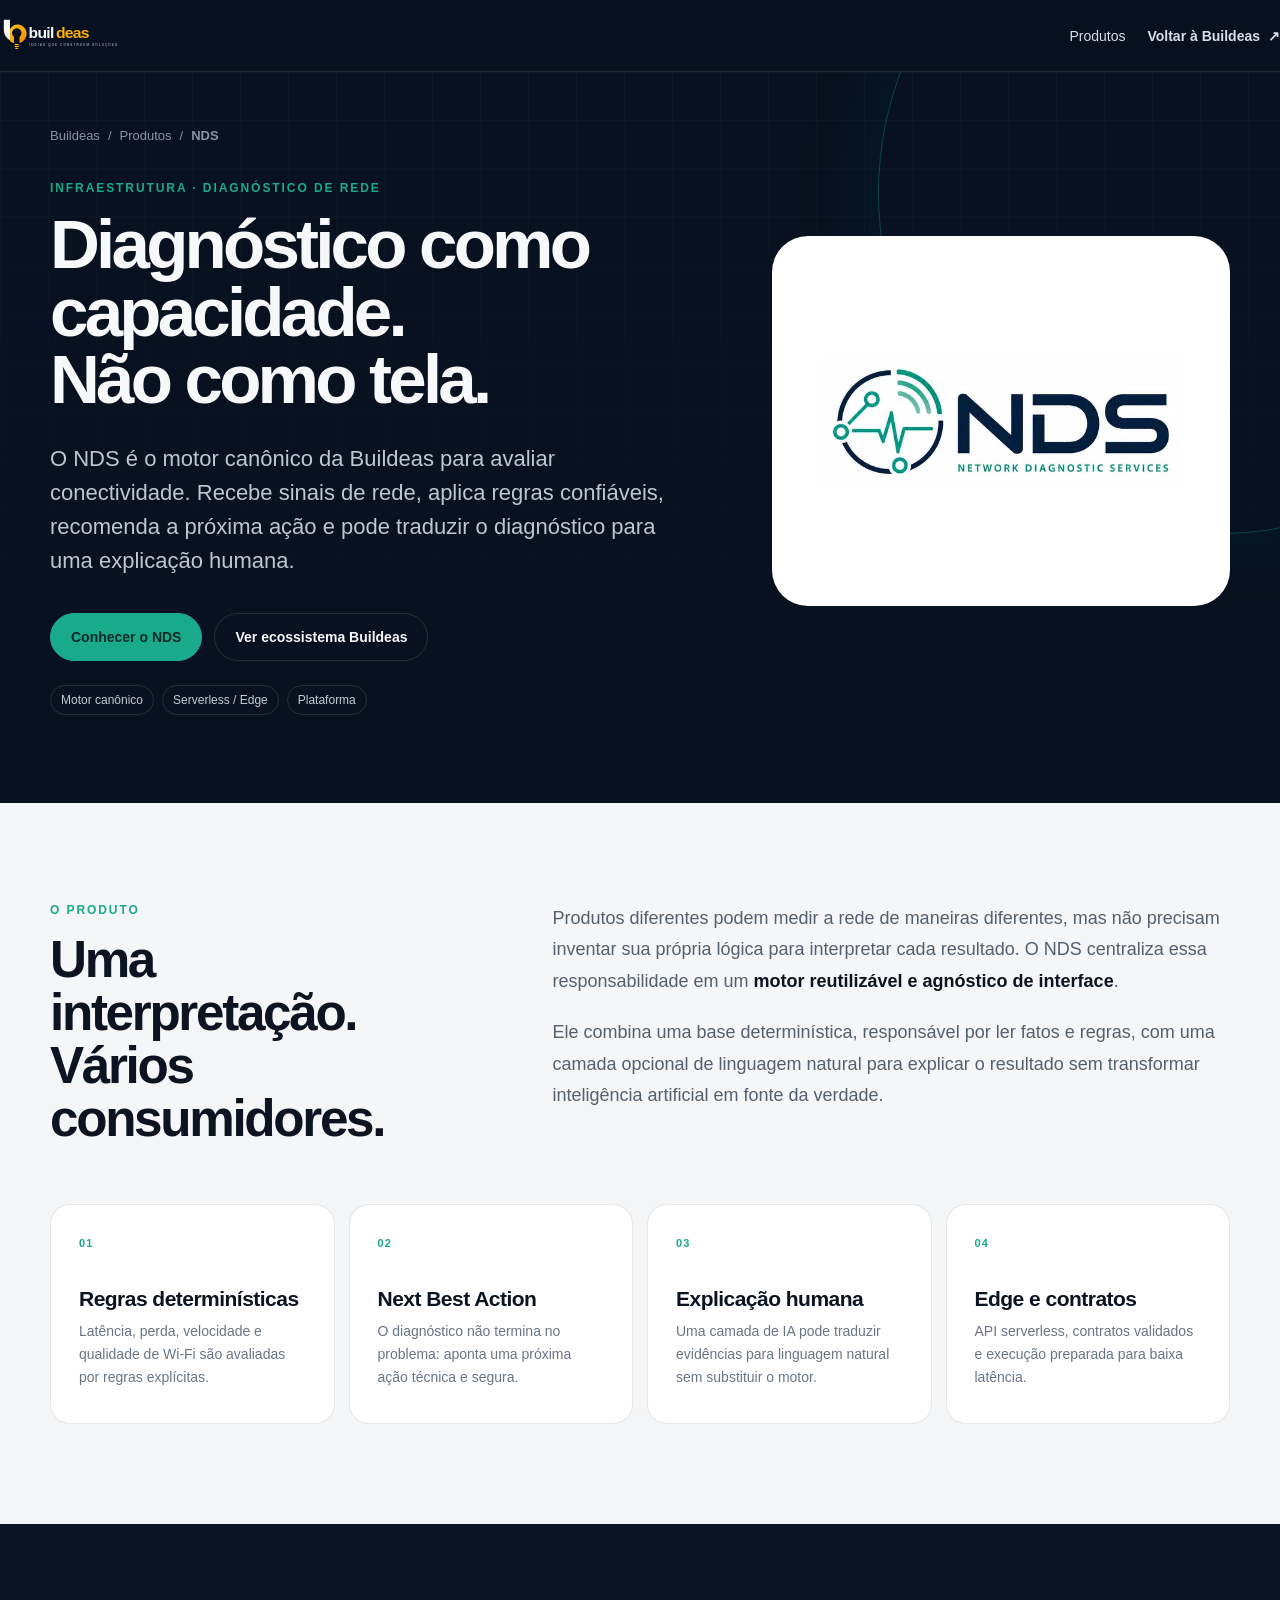
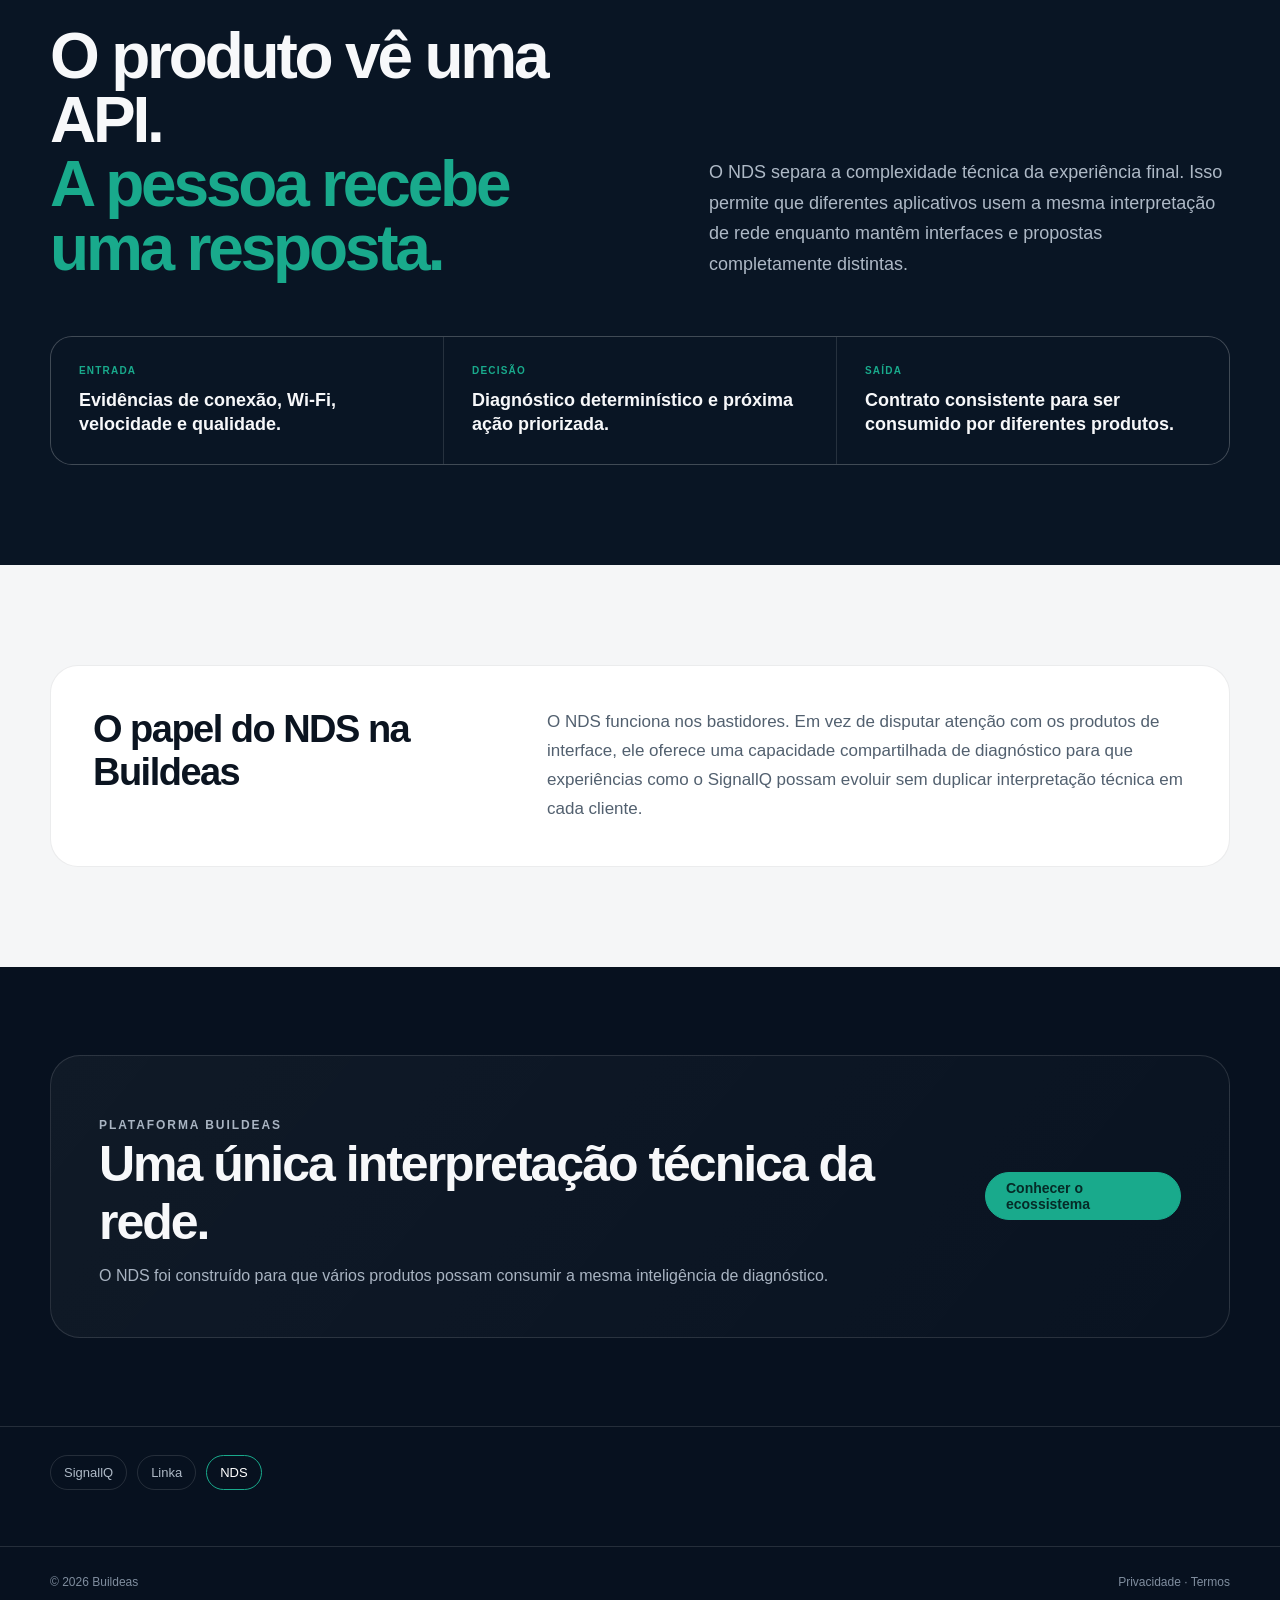
<file: produtos/nds.html>
<!doctype html>
<html lang="pt-BR">
<head>
  <meta charset="utf-8"><meta name="viewport" content="width=device-width,initial-scale=1">
  <meta name="theme-color" content="#07111f"><meta name="robots" content="index,follow,max-image-preview:large">
  <title>NDS · Network Diagnostic Services | Buildeas</title>
  <meta name="description" content="Conheça o NDS, motor canônico da Buildeas para interpretar dados de conectividade e entregar diagnósticos e próximas ações para diferentes produtos.">
  <link rel="canonical" href="https://buildea-labs.github.io/produtos/nds.html"><link rel="icon" href="../assets/buildeas-mark.svg"><link rel="stylesheet" href="../assets/product-pages.css">
  <meta property="og:type" content="website"><meta property="og:title" content="NDS | Buildeas"><meta property="og:description" content="Uma única interpretação técnica da rede. Vários produtos podem consumi-la.">
</head>
<body class="product-nds">
<a class="skip" href="#conteudo">Pular para o conteúdo</a>
<header class="product-header"><div class="shell nav"><a class="buildeas" href="../index.html" aria-label="Buildeas"><img src="../assets/buildeas-wordmark.svg" alt="Buildeas"></a><div class="nav-links"><a href="../index.html#projetos">Produtos</a><a class="back-link" href="../index.html"><span>Voltar à Buildeas</span> ↗</a></div></div></header>
<main id="conteudo">
<section class="product-hero"><div class="shell hero-grid"><div class="hero-copy"><div class="breadcrumb"><a href="../index.html">Buildeas</a><span>/</span><span>Produtos</span><span>/</span><strong>NDS</strong></div><p class="eyebrow">Infraestrutura · Diagnóstico de rede</p><h1>Diagnóstico como capacidade.<br>Não como tela.</h1><p class="lead">O NDS é o motor canônico da Buildeas para avaliar conectividade. Recebe sinais de rede, aplica regras confiáveis, recomenda a próxima ação e pode traduzir o diagnóstico para uma explicação humana.</p><div class="hero-actions"><a class="btn btn-primary" href="#produto">Conhecer o NDS</a><a class="btn btn-secondary" href="../index.html#projetos">Ver ecossistema Buildeas</a></div><div class="tags"><span class="tag">Motor canônico</span><span class="tag">Serverless / Edge</span><span class="tag">Plataforma</span></div></div><div class="brand-stage"><img class="nds-logo" src="../assets/products/nds-official.webp" alt="NDS · Network Diagnostic Services"></div></div></section>
<section class="section section-light" id="produto"><div class="shell"><div class="intro-grid"><div class="section-title"><p class="eyebrow">O produto</p><h2>Uma interpretação.<br>Vários consumidores.</h2></div><div class="copy"><p>Produtos diferentes podem medir a rede de maneiras diferentes, mas não precisam inventar sua própria lógica para interpretar cada resultado. O NDS centraliza essa responsabilidade em um <strong>motor reutilizável e agnóstico de interface</strong>.</p><p>Ele combina uma base determinística, responsável por ler fatos e regras, com uma camada opcional de linguagem natural para explicar o resultado sem transformar inteligência artificial em fonte da verdade.</p></div></div><div class="feature-grid"><article class="feature"><span class="num">01</span><h3>Regras determinísticas</h3><p>Latência, perda, velocidade e qualidade de Wi-Fi são avaliadas por regras explícitas.</p></article><article class="feature"><span class="num">02</span><h3>Next Best Action</h3><p>O diagnóstico não termina no problema: aponta uma próxima ação técnica e segura.</p></article><article class="feature"><span class="num">03</span><h3>Explicação humana</h3><p>Uma camada de IA pode traduzir evidências para linguagem natural sem substituir o motor.</p></article><article class="feature"><span class="num">04</span><h3>Edge e contratos</h3><p>API serverless, contratos validados e execução preparada para baixa latência.</p></article></div></div></section>
<section class="section section-dark"><div class="shell"><div class="statement"><h2>O produto vê uma API.<br><span>A pessoa recebe uma resposta.</span></h2><p>O NDS separa a complexidade técnica da experiência final. Isso permite que diferentes aplicativos usem a mesma interpretação de rede enquanto mantêm interfaces e propostas completamente distintas.</p></div><div class="fact-list"><div class="fact"><small>Entrada</small><strong>Evidências de conexão, Wi-Fi, velocidade e qualidade.</strong></div><div class="fact"><small>Decisão</small><strong>Diagnóstico determinístico e próxima ação priorizada.</strong></div><div class="fact"><small>Saída</small><strong>Contrato consistente para ser consumido por diferentes produtos.</strong></div></div></div></section>
<section class="section section-light"><div class="shell"><div class="role-card"><h2>O papel do NDS na Buildeas</h2><p>O NDS funciona nos bastidores. Em vez de disputar atenção com os produtos de interface, ele oferece uma capacidade compartilhada de diagnóstico para que experiências como o SignallQ possam evoluir sem duplicar interpretação técnica em cada cliente.</p></div></div></section>
<section class="final-cta"><div class="shell"><div class="cta-box"><div><p class="eyebrow">Plataforma Buildeas</p><h2>Uma única interpretação técnica da rede.</h2><p>O NDS foi construído para que vários produtos possam consumir a mesma inteligência de diagnóstico.</p></div><a class="btn btn-primary" href="../index.html#projetos">Conhecer o ecossistema</a></div></div></section>
<nav class="product-switcher" aria-label="Outros produtos"><div class="shell switcher"><a href="signallq.html">SignallQ</a><a href="linka.html">Linka</a><a aria-current="page" href="nds.html">NDS</a></div></nav>
</main><footer class="site-footer"><div class="shell footer-row"><span>© 2026 Buildeas</span><span><a href="../privacy.html">Privacidade</a> · <a href="../terms.html">Termos</a></span></div></footer>
</body></html>
</file>
<file: assets/buildeas.css>
@import url('https://fonts.googleapis.com/css2?family=Manrope:wght@400;500;600;700;800&family=Sora:wght@500;600;700&display=swap');
:root{--navy:#07111f;--navy-2:#0b1929;--navy-3:#10243a;--ink:#101720;--muted:#69727f;--paper:#f6f7f8;--white:#fff;--line:#dfe3e8;--line-dark:rgba(255,255,255,.11);--gold:#ffb000;--gold-2:#f28d00;--gold-soft:#fff3d1;--shadow:0 24px 70px rgba(5,16,31,.12);--font:"Manrope",system-ui,-apple-system,BlinkMacSystemFont,"Segoe UI",sans-serif;--display:"Sora",var(--font)}
*{box-sizing:border-box}html{scroll-behavior:smooth}body{margin:0;background:var(--navy);color:var(--white);font-family:var(--font);font-size:16px;line-height:1.6;overflow-x:hidden}body.menu-open{overflow:hidden}a{color:inherit;text-decoration:none}img,svg{display:block;max-width:100%}button{font:inherit}.container{width:min(1180px,calc(100% - 48px));margin-inline:auto}.skip-link{position:fixed;top:12px;left:12px;z-index:999;background:var(--gold);color:var(--navy);padding:10px 14px;border-radius:10px;transform:translateY(-160%);transition:.2s}.skip-link:focus{transform:translateY(0)}
.site-header{position:fixed;z-index:90;top:0;left:0;right:0;border-bottom:1px solid transparent;transition:background .25s,border-color .25s,backdrop-filter .25s}.site-header.scrolled{background:rgba(7,17,31,.82);border-color:var(--line-dark);backdrop-filter:blur(18px)}.nav-shell{height:82px;width:min(1240px,calc(100% - 48px));margin:auto;display:flex;align-items:center;gap:32px}.brand{display:flex;align-items:center;margin-right:auto}.brand img{width:176px;height:auto}.desktop-nav{display:flex;gap:32px;align-items:center}.desktop-nav a{font-size:14px;color:#d7dde5;font-weight:600;transition:.2s}.desktop-nav a:hover{color:var(--gold)}.nav-cta{height:42px;display:inline-flex;align-items:center;gap:8px;border:1px solid rgba(255,176,0,.7);padding:0 18px;border-radius:999px;font-weight:700;font-size:14px;color:var(--gold);transition:.2s}.nav-cta:hover{background:var(--gold);color:var(--navy)}.menu-button{display:none;border:0;background:transparent;width:42px;height:42px;padding:9px;cursor:pointer}.menu-button span{display:block;height:2px;background:#fff;margin:5px 0;border-radius:5px;transition:.25s}.mobile-menu{position:fixed;inset:82px 0 auto;background:rgba(7,17,31,.98);border-bottom:1px solid var(--line-dark);padding:12px 24px 24px}.mobile-menu nav{display:flex;flex-direction:column}.mobile-menu a{padding:14px 0;border-bottom:1px solid var(--line-dark);font-weight:700}
.hero{position:relative;isolation:isolate;min-height:760px;padding:150px 0 84px;overflow:hidden;background:radial-gradient(circle at 75% 36%,rgba(255,176,0,.10),transparent 28%),linear-gradient(160deg,#06101d 0%,#07111f 58%,#091827 100%)}.hero-grid{position:absolute;inset:0;z-index:-4;background-image:linear-gradient(rgba(255,255,255,.028) 1px,transparent 1px),linear-gradient(90deg,rgba(255,255,255,.028) 1px,transparent 1px);background-size:54px 54px;mask-image:linear-gradient(to bottom,#000,transparent 86%)}.hero:after{content:"";position:absolute;left:-10%;right:-10%;bottom:-70px;height:180px;background:var(--paper);border-radius:50% 50% 0 0/30% 30% 0 0;z-index:-1}.hero-orbit{position:absolute;border:1px solid rgba(255,176,0,.14);border-radius:50%;z-index:-2;pointer-events:none}.hero-orbit-a{width:720px;height:260px;right:-130px;top:360px;transform:rotate(-8deg)}.hero-orbit-b{width:560px;height:560px;right:40px;top:90px;border-color:rgba(255,255,255,.055)}.hero-layout{display:grid;grid-template-columns:1.05fr .95fr;gap:48px;align-items:center}.eyebrow{margin:0 0 16px;text-transform:uppercase;letter-spacing:.14em;color:var(--gold);font-size:12px;font-weight:800}.eyebrow-dark{color:#d88400}.hero h1,.section h2,.cta-section h2{font-family:var(--display);margin:0;letter-spacing:-.04em;line-height:1.05}.hero h1{font-size:clamp(3.2rem,6vw,5.75rem);font-weight:700}.hero h1 span,.section h2 span,.cta-section h2 span{color:var(--gold)}.hero-lead{max-width:640px;color:#b9c3cf;font-size:clamp(1.05rem,1.7vw,1.25rem);margin:26px 0 0;line-height:1.65}.hero-actions{display:flex;gap:14px;margin-top:34px;flex-wrap:wrap}.button{min-height:50px;display:inline-flex;align-items:center;justify-content:center;gap:10px;border-radius:999px;padding:0 22px;font-weight:800;font-size:14px;transition:transform .2s,background .2s,color .2s,border-color .2s}.button:hover{transform:translateY(-2px)}.button-primary{background:linear-gradient(135deg,#ffc01f,var(--gold));color:#211704;box-shadow:0 12px 32px rgba(255,176,0,.22)}.button-ghost{border:1px solid rgba(255,255,255,.22);color:#fff}.button-ghost:hover{border-color:var(--gold);color:var(--gold)}.hero-proof{display:flex;gap:8px;flex-wrap:wrap;margin-top:28px}.hero-proof span{font-size:12px;color:#96a4b4;border:1px solid var(--line-dark);padding:6px 10px;border-radius:999px}.hero-art{position:relative;min-height:500px;display:grid;place-items:center}.idea-core{position:relative;width:min(430px,90%);filter:drop-shadow(0 38px 45px rgba(0,0,0,.30))}.idea-core:before{content:"";position:absolute;inset:24% 16% 8%;background:radial-gradient(circle,rgba(255,176,0,.16),transparent 65%);filter:blur(20px)}.core-shadow{position:absolute;left:18%;right:18%;bottom:1%;height:14px;border-radius:50%;background:rgba(255,176,0,.38);filter:blur(18px)}.floating-chip{position:absolute;font-size:10px;font-weight:800;letter-spacing:.18em;border:1px solid rgba(255,176,0,.36);background:rgba(9,24,39,.76);backdrop-filter:blur(10px);border-radius:999px;padding:9px 14px;color:#e9edf2;box-shadow:0 10px 30px rgba(0,0,0,.2)}.chip-a{top:21%;left:2%}.chip-b{right:2%;top:48%}.chip-c{left:15%;bottom:10%}
.section{padding:108px 0}.section-light{background:var(--paper);color:var(--ink)}.split-intro{display:grid;grid-template-columns:1fr 1fr;gap:90px;align-items:start}.section-heading h2,.projects-header h2,.method-copy h2,.manifesto h2{font-size:clamp(2.2rem,4vw,4rem)}.intro-copy{padding-top:30px}.intro-copy p{font-size:18px;color:#525d6a;margin:0 0 20px;max-width:590px}.values-grid{display:grid;grid-template-columns:repeat(4,1fr);gap:14px;margin-top:74px}.value-card{position:relative;min-height:300px;background:#fff;border:1px solid #e4e8ec;border-radius:22px;padding:28px;overflow:hidden;transition:.25s}.value-card:hover{transform:translateY(-5px);box-shadow:var(--shadow);border-color:#d7dce1}.value-card:after{content:"";position:absolute;width:110px;height:110px;border:1px solid rgba(255,176,0,.15);border-radius:50%;right:-50px;top:-50px}.icon-box{width:48px;height:48px;border-radius:14px;background:var(--gold-soft);color:#d98100;display:grid;place-items:center;font-size:19px;font-weight:800}.card-index{font-family:var(--display);font-size:11px;letter-spacing:.16em;color:#a6adb6;margin:40px 0 8px}.value-card h3{font-family:var(--display);font-size:20px;margin:0 0 10px}.value-card p:last-child{color:#67717d;font-size:14px;margin:0;line-height:1.65}
.projects-section{position:relative;background:#081523;overflow:hidden}.projects-section:before{content:"";position:absolute;width:500px;height:500px;border-radius:50%;background:rgba(255,176,0,.05);filter:blur(15px);right:-150px;top:100px}.projects-header{display:flex;justify-content:space-between;gap:40px;align-items:end;margin-bottom:46px}.projects-header>div{max-width:830px}.text-link{color:#dce3eb;font-weight:700;font-size:14px;white-space:nowrap;padding-bottom:8px}.text-link:hover{color:var(--gold)}.projects-grid{display:grid;grid-template-columns:1fr 1fr;gap:18px}.project-card{position:relative;min-height:520px;border:1px solid rgba(255,255,255,.10);border-radius:26px;padding:30px;overflow:hidden;background:linear-gradient(145deg,#0c1b2b,#091521);box-shadow:0 30px 70px rgba(0,0,0,.18)}.project-card:before{content:"";position:absolute;inset:0;background:linear-gradient(to top,rgba(0,0,0,.24),transparent 55%);pointer-events:none}.project-topline{display:flex;justify-content:space-between;gap:18px;color:#8796a7;font-size:11px;text-transform:uppercase;letter-spacing:.1em;font-weight:800}.project-status{color:#c2ccd7}.project-brand{position:relative;z-index:2;font-family:var(--display);font-weight:700;font-size:31px;margin-top:54px}.project-card h3{position:relative;z-index:2;font-family:var(--display);font-size:25px;line-height:1.2;letter-spacing:-.03em;max-width:440px;margin:22px 0 12px}.project-card p{position:relative;z-index:2;color:#aeb9c6;max-width:470px;margin:0;font-size:14px}.project-card>a,.project-coming{position:absolute;z-index:3;left:30px;bottom:28px;font-size:13px;font-weight:800;color:#f7f9fb}.project-card>a:hover{color:var(--gold)}.project-coming{color:#8493a5}.project-visual{position:absolute;right:-2%;bottom:-4%;width:46%;height:46%;z-index:1}.project-signallq{background:radial-gradient(circle at 80% 75%,rgba(34,113,222,.25),transparent 35%),linear-gradient(145deg,#071929,#0b213b)}.project-signallq .project-brand:before{content:"◉";color:#e5f2ff;margin-right:8px}.speed-ring{position:absolute;right:8%;bottom:7%;width:170px;height:170px;border:18px solid rgba(66,143,247,.22);border-top-color:#52a2ff;border-right-color:#58ddff;border-radius:50%;display:grid;place-items:center;transform:rotate(16deg);box-shadow:0 0 40px rgba(73,166,255,.16)}.speed-ring b,.speed-ring small{transform:rotate(-16deg)}.speed-ring b{font-family:var(--display);font-size:37px;position:absolute}.speed-ring small{font-size:10px;color:#a5b9cc;margin-top:46px}.signal-bars{position:absolute;left:0;bottom:25%;display:flex;align-items:end;gap:4px}.signal-bars i{display:block;width:6px;background:#51a6ff;border-radius:3px}.signal-bars i:nth-child(1){height:14px}.signal-bars i:nth-child(2){height:22px}.signal-bars i:nth-child(3){height:30px}.signal-bars i:nth-child(4){height:38px}.project-linka{background:radial-gradient(circle at 82% 75%,rgba(0,194,255,.18),transparent 37%),linear-gradient(145deg,#080b10,#111820)}.project-brand-light{letter-spacing:-.08em;font-weight:500}.linka-phone{position:absolute;width:160px;height:315px;right:12%;bottom:-35px;border:6px solid #28313b;border-radius:38px;background:#030506;box-shadow:-25px 20px 50px rgba(0,0,0,.45);transform:rotate(7deg)}.mini-notch{width:58px;height:15px;border-radius:0 0 12px 12px;background:#222a32;margin:auto}.mini-ring{width:115px;height:115px;border-radius:50%;border:12px solid #0f2532;border-top-color:#00b7ff;border-right-color:#6be7ff;margin:55px auto;display:grid;place-items:center}.mini-ring span{font-family:var(--display);font-size:28px}.project-nds{background:radial-gradient(circle at 75% 78%,rgba(255,176,0,.17),transparent 36%),linear-gradient(145deg,#161c22,#0b1117)}.project-brand-nds{color:#ffba21}.nds-visual svg{position:absolute;inset:0;width:100%;height:100%}.nds-visual path{stroke:rgba(255,184,37,.45);stroke-width:2;fill:none}.node{position:absolute;width:14px;height:14px;background:#ffb31a;border:3px solid #5b4010;border-radius:50%;box-shadow:0 0 18px rgba(255,176,0,.8);z-index:2}.n1{left:9%;top:57%}.n2{left:33%;top:28%}.n3{left:56%;top:57%}.n4{right:11%;top:23%}.project-aue{background:radial-gradient(circle at 77% 70%,rgba(182,75,255,.28),transparent 36%),linear-gradient(145deg,#170f25,#0b0c17)}.project-brand-aue{color:#c36bff;text-shadow:0 0 22px rgba(183,79,255,.35)}.aue-visual{display:grid;place-items:center}.score{width:150px;height:150px;border-radius:50%;border:12px solid rgba(195,107,255,.22);border-top-color:#c36bff;border-right-color:#ff6de4;display:grid;place-items:center;font-family:var(--display);font-size:47px;box-shadow:0 0 45px rgba(195,107,255,.16)}.score small{position:absolute;font-family:var(--font);font-size:9px;letter-spacing:.1em;color:#b9a8c9;margin-top:66px}
.method-section{background:#f4f5f6}.method-layout{display:grid;grid-template-columns:.92fr 1.08fr;gap:110px}.method-copy>p:last-child{font-size:17px;color:#5e6874;max-width:530px;margin-top:28px}.method-steps{list-style:none;padding:0;margin:0;border-top:1px solid #d9dde2}.method-steps li{display:grid;grid-template-columns:70px 1fr;gap:22px;padding:24px 0;border-bottom:1px solid #d9dde2}.method-steps>li>span{font-family:var(--display);color:#c98409;font-size:13px;font-weight:700;padding-top:4px}.method-steps h3{margin:0 0 5px;font-family:var(--display);font-size:20px}.method-steps p{margin:0;color:#67717c;font-size:14px}.manifesto-section{background:#091725;padding:96px 0}.manifesto{display:grid;grid-template-columns:180px 1fr;align-items:center;gap:60px}.manifesto-mark{width:160px;height:160px;border:1px solid rgba(255,176,0,.20);background:radial-gradient(circle,rgba(255,176,0,.09),transparent 65%);border-radius:38px;display:grid;place-items:center}.manifesto-mark img{width:88px}.manifesto h2{max-width:880px}.cta-section{background:#091725;padding:0 0 105px}.cta-card{position:relative;overflow:hidden;border:1px solid rgba(255,176,0,.25);border-radius:30px;padding:54px;display:flex;align-items:end;justify-content:space-between;gap:50px;background:radial-gradient(circle at 90% 10%,rgba(255,176,0,.13),transparent 28%),linear-gradient(130deg,#0d1e30,#081522)}.cta-card:before{content:"";position:absolute;inset:-100% 45% auto -20%;height:260px;border:1px solid rgba(255,176,0,.14);border-radius:50%;transform:rotate(10deg)}.cta-card h2{font-size:clamp(2.2rem,4vw,4.2rem)}.cta-card>div:first-child{max-width:760px}.cta-card p:last-child{max-width:580px;color:#a8b4c1;margin:18px 0 0}.cta-actions{display:flex;gap:12px;flex-wrap:wrap;position:relative;z-index:2}.site-footer{background:#050d17;border-top:1px solid var(--line-dark);padding:58px 0 24px}.footer-grid{display:grid;grid-template-columns:1.5fr .7fr .7fr 1fr;gap:52px}.footer-brand img{width:168px}.footer-brand p,.footer-note p{color:#7f8d9c;font-size:13px}.footer-col{display:flex;flex-direction:column;gap:8px}.footer-col h3{font-size:11px;text-transform:uppercase;letter-spacing:.12em;color:#748396;margin:0 0 8px}.footer-col a{font-size:13px;color:#b0bbc7}.footer-col a:hover{color:var(--gold)}.footer-note{display:flex;align-items:flex-start;gap:10px}.status-dot{width:8px;height:8px;margin-top:7px;border-radius:50%;background:#39d98a;box-shadow:0 0 14px rgba(57,217,138,.55)}.footer-bottom{display:flex;justify-content:space-between;gap:30px;margin-top:48px;padding-top:22px;border-top:1px solid var(--line-dark);font-size:12px;color:#657384}.footer-bottom p{margin:0}.footer-bottom a:hover{color:#fff}.reveal{opacity:0;transform:translateY(22px);transition:opacity .7s ease,transform .7s ease}.reveal.visible{opacity:1;transform:none}
@media(max-width:1020px){.desktop-nav,.nav-cta{display:none}.menu-button{display:block}.hero{min-height:auto}.hero-layout{grid-template-columns:1fr}.hero-copy{padding-top:24px}.hero-art{min-height:390px;margin-top:-20px}.idea-core{width:330px}.hero:after{display:none}.values-grid{grid-template-columns:1fr 1fr}.split-intro,.method-layout{grid-template-columns:1fr;gap:44px}.intro-copy{padding-top:0}.projects-grid{grid-template-columns:1fr}.project-card{min-height:480px}.projects-header{align-items:start;flex-direction:column}.manifesto{grid-template-columns:130px 1fr;gap:36px}.manifesto-mark{width:120px;height:120px}.cta-card{align-items:flex-start;flex-direction:column}.footer-grid{grid-template-columns:1.4fr 1fr 1fr}.footer-note{grid-column:1/-1}}
@media(max-width:700px){.container,.nav-shell{width:min(100% - 32px,1180px)}.nav-shell{height:72px}.brand img{width:152px}.mobile-menu{inset:72px 0 auto}.hero{padding:124px 0 72px}.hero h1{font-size:clamp(2.75rem,13vw,4.2rem)}.hero-lead{font-size:16px}.hero-art{min-height:330px}.idea-core{width:280px}.floating-chip{display:none}.section{padding:78px 0}.split-intro{gap:28px}.section-heading h2,.projects-header h2,.method-copy h2,.manifesto h2{font-size:clamp(2rem,10vw,3rem)}.values-grid{grid-template-columns:1fr;margin-top:48px}.value-card{min-height:250px}.projects-grid{gap:14px}.project-card{padding:24px;min-height:520px}.project-card>a,.project-coming{left:24px}.project-card h3{font-size:22px}.project-visual{width:58%;height:42%}.speed-ring{width:140px;height:140px;right:3%}.linka-phone{right:5%}.manifesto{grid-template-columns:1fr}.manifesto-mark{width:90px;height:90px;border-radius:26px}.manifesto-mark img{width:62px}.cta-card{padding:32px 24px}.cta-actions,.cta-actions .button{width:100%}.footer-grid{grid-template-columns:1fr 1fr;gap:34px}.footer-brand,.footer-note{grid-column:1/-1}.footer-bottom{flex-direction:column}.hero-proof{display:none}}
@media(prefers-reduced-motion:reduce){html{scroll-behavior:auto}.reveal{opacity:1;transform:none;transition:none}.button{transition:none}}
</file>
<file: assets/buildeas-pages.css>
:root{--navy:#07111f;--navy-2:#0b1728;--ink:#101725;--muted:#677181;--paper:#f7f7f3;--white:#fff;--gold:#f7a600;--gold-2:#ffbd24;--line:#e4e6e8;--dark-line:rgba(255,255,255,.11);--shadow:0 24px 70px rgba(7,17,31,.10);--radius:22px;--max:1180px;--font:Inter,-apple-system,BlinkMacSystemFont,"Segoe UI",sans-serif}*{box-sizing:border-box}html{scroll-behavior:smooth}body{margin:0;background:var(--paper);color:var(--ink);font-family:var(--font);line-height:1.7}a{color:inherit}.skip-link{position:fixed;left:16px;top:-80px;z-index:100;background:var(--gold);color:var(--navy);padding:10px 14px;border-radius:10px;font-weight:800;text-decoration:none}.skip-link:focus{top:16px}.page-header{position:sticky;top:0;z-index:30;background:rgba(7,17,31,.94);backdrop-filter:blur(18px);border-bottom:1px solid var(--dark-line)}.nav-shell{width:min(calc(100% - 40px),var(--max));margin:auto;height:76px;display:flex;align-items:center;justify-content:space-between;gap:24px}.brand img{width:152px;height:auto;display:block}.page-nav{display:flex;align-items:center;gap:22px}.page-nav a{color:#dce3ec;text-decoration:none;font-size:.92rem}.page-nav a:hover{color:var(--white)}.back-home{display:inline-flex;align-items:center;gap:8px;padding:9px 14px;border:1px solid var(--dark-line);border-radius:999px;color:var(--white)!important}.legal-hero{background:var(--navy);color:var(--white);padding:88px 20px 82px;position:relative;overflow:hidden}.legal-hero:after{content:"";position:absolute;width:420px;height:420px;border:1px solid rgba(247,166,0,.18);border-radius:50%;right:-80px;top:-160px;box-shadow:0 0 0 70px rgba(247,166,0,.035),0 0 0 140px rgba(247,166,0,.02)}.legal-hero-inner{width:min(100%,920px);margin:auto;position:relative;z-index:1}.eyebrow{text-transform:uppercase;letter-spacing:.16em;font-size:.74rem;font-weight:900;color:var(--gold-2);margin:0 0 16px}.legal-hero h1{font-size:clamp(2.7rem,7vw,5.6rem);line-height:.98;letter-spacing:-.055em;margin:0;max-width:800px}.legal-hero p{max-width:720px;color:#bac5d3;font-size:1.04rem;margin:22px 0 0}.updated{display:inline-flex;margin-top:28px;padding:8px 12px;border:1px solid var(--dark-line);border-radius:999px;color:#dce3ec;font-size:.82rem}.legal-wrap{width:min(calc(100% - 40px),var(--max));margin:auto;display:grid;grid-template-columns:240px minmax(0,760px);justify-content:center;gap:72px;padding:72px 0 110px}.toc{align-self:start;position:sticky;top:112px}.toc-label{font-size:.72rem;font-weight:900;letter-spacing:.14em;text-transform:uppercase;color:#8a93a1;margin:0 0 14px}.toc nav{display:flex;flex-direction:column;gap:4px}.toc a{text-decoration:none;color:#737d8c;font-size:.88rem;padding:8px 10px;border-radius:10px}.toc a:hover{background:#eceeea;color:var(--ink)}.legal-content{min-width:0}.notice{background:var(--white);border:1px solid var(--line);border-left:4px solid var(--gold);border-radius:18px;padding:24px 26px;margin:0 0 50px;box-shadow:var(--shadow)}.notice p{margin:0;color:#475160}.legal-content section{scroll-margin-top:110px;padding:0 0 36px;margin:0 0 34px;border-bottom:1px solid var(--line)}.legal-content section:last-child{border-bottom:none}.section-number{font-weight:900;color:var(--gold);font-size:.78rem;letter-spacing:.12em}.legal-content h2{font-size:clamp(1.45rem,3vw,2rem);line-height:1.18;letter-spacing:-.03em;margin:5px 0 14px}.legal-content p,.legal-content li{color:#505a68}.legal-content p{margin:0}.legal-content a{color:#9b6500;font-weight:700;text-underline-offset:3px}.legal-content code{background:#eceeea;border-radius:6px;padding:2px 5px}.page-footer{background:var(--navy);color:#aeb8c5;border-top:1px solid var(--dark-line)}.footer-shell{width:min(calc(100% - 40px),var(--max));margin:auto;padding:34px 0;display:flex;justify-content:space-between;gap:24px;align-items:center;font-size:.84rem}.footer-links{display:flex;gap:18px;flex-wrap:wrap}.footer-links a{text-decoration:none;color:#d7dfe8}.error-page{min-height:100vh;background:var(--navy);color:var(--white);display:flex;flex-direction:column}.error-page .page-header{position:relative}.error-main{flex:1;display:grid;place-items:center;padding:50px 20px;position:relative;overflow:hidden}.error-main:before,.error-main:after{content:"";position:absolute;border-radius:50%;border:1px solid rgba(247,166,0,.14)}.error-main:before{width:520px;height:520px}.error-main:after{width:760px;height:760px}.error-card{position:relative;z-index:1;text-align:center;max-width:760px}.error-mark{width:92px;margin:0 auto 28px;filter:drop-shadow(0 18px 34px rgba(247,166,0,.18))}.error-code{font-size:.78rem;letter-spacing:.18em;color:var(--gold-2);font-weight:900}.error-card h1{font-size:clamp(2.5rem,7vw,5.4rem);line-height:.98;letter-spacing:-.055em;margin:12px 0 22px}.error-card p{color:#b9c4d1;font-size:1.05rem;max-width:570px;margin:0 auto 28px}.error-actions{display:flex;justify-content:center;gap:12px;flex-wrap:wrap}.button{display:inline-flex;align-items:center;justify-content:center;gap:8px;min-height:48px;padding:0 20px;border-radius:999px;text-decoration:none;font-weight:850}.button-primary{background:linear-gradient(135deg,var(--gold-2),var(--gold));color:var(--navy)}.button-ghost{border:1px solid var(--dark-line);color:var(--white)}@media(max-width:820px){.page-nav>a:not(.back-home){display:none}.legal-hero{padding-top:64px;padding-bottom:62px}.legal-wrap{grid-template-columns:1fr;gap:30px;padding-top:42px}.toc{position:static;border-bottom:1px solid var(--line);padding-bottom:24px}.toc nav{display:grid;grid-template-columns:1fr 1fr}.footer-shell{align-items:flex-start;flex-direction:column}}@media(max-width:520px){.nav-shell{width:min(calc(100% - 28px),var(--max));height:68px}.brand img{width:132px}.back-home{font-size:0;padding:9px 12px}.back-home span{font-size:1rem}.legal-hero{padding-left:14px;padding-right:14px}.legal-wrap{width:min(calc(100% - 28px),var(--max))}.toc nav{grid-template-columns:1fr}.footer-shell{width:min(calc(100% - 28px),var(--max))}}@media(prefers-reduced-motion:reduce){html{scroll-behavior:auto}}
</file>
<file: assets/product-pages.css>
:root{--bg:#07111f;--surface:#0c1929;--surface-2:#101f31;--text:#f7f8fa;--muted:#a9b4c2;--line:rgba(255,255,255,.12);--light:#f5f6f7;--ink:#0b1420;--ink-2:#52606f;--buildeas:#f6a800;--accent:#f6a800;--max:1180px;--radius:24px}*{box-sizing:border-box}html{scroll-behavior:smooth}body{margin:0;background:var(--bg);color:var(--text);font-family:Inter,ui-sans-serif,-apple-system,BlinkMacSystemFont,"Segoe UI",sans-serif;-webkit-font-smoothing:antialiased}a{color:inherit;text-decoration:none}img{display:block;max-width:100%}button,a{touch-action:manipulation}.skip{position:absolute;left:-9999px}.skip:focus{left:16px;top:16px;z-index:100;background:#fff;color:#000;padding:10px 14px;border-radius:8px}.shell{width:min(calc(100% - 40px),var(--max));margin:auto}.product-header{height:72px;border-bottom:1px solid var(--line);display:flex;align-items:center;position:relative;z-index:20;background:rgba(7,17,31,.86);backdrop-filter:blur(18px)}.nav{display:flex;align-items:center;justify-content:space-between;gap:24px;width:100%}.nav .buildeas{display:flex;align-items:center}.nav .buildeas img{width:150px;height:auto}.nav-links{display:flex;align-items:center;gap:22px;color:#d7dee7;font-size:14px}.nav-links a:hover{color:#fff}.back-link{display:inline-flex;align-items:center;gap:8px;font-weight:700}.product-hero{position:relative;overflow:hidden;padding:56px 0 88px;min-height:640px;display:flex;align-items:center}.product-hero:before{content:"";position:absolute;width:680px;height:680px;border:1px solid color-mix(in srgb,var(--accent) 35%,transparent);border-radius:50%;right:-280px;top:-220px;box-shadow:0 0 100px color-mix(in srgb,var(--accent) 8%,transparent)}.product-hero:after{content:"";position:absolute;inset:0;background-image:linear-gradient(rgba(255,255,255,.025) 1px,transparent 1px),linear-gradient(90deg,rgba(255,255,255,.025) 1px,transparent 1px);background-size:48px 48px;mask-image:linear-gradient(to bottom,#000,transparent 88%);pointer-events:none}.hero-grid{position:relative;z-index:2;display:grid;grid-template-columns:minmax(0,1.05fr) minmax(300px,.75fr);gap:80px;align-items:center}.breadcrumb{display:flex;gap:8px;align-items:center;color:#8795a6;font-size:13px;margin-bottom:38px}.breadcrumb a:hover{color:#fff}.eyebrow{font-size:12px;letter-spacing:.16em;text-transform:uppercase;font-weight:800;color:var(--accent);margin:0 0 16px}.hero-copy h1{font-size:clamp(42px,5.4vw,78px);letter-spacing:-.055em;line-height:.98;margin:0;max-width:820px}.hero-copy .lead{font-size:clamp(18px,2vw,22px);line-height:1.55;color:#bcc7d4;max-width:720px;margin:28px 0 0}.hero-actions{display:flex;gap:12px;flex-wrap:wrap;margin-top:34px}.btn{display:inline-flex;align-items:center;justify-content:center;gap:9px;min-height:48px;padding:0 20px;border-radius:999px;font-size:14px;font-weight:800;border:1px solid var(--line);transition:.2s ease}.btn-primary{background:var(--accent);border-color:var(--accent);color:var(--button-ink,#07111f)}.btn-primary:hover{transform:translateY(-2px);filter:brightness(1.04)}.btn-secondary:hover{border-color:rgba(255,255,255,.3);background:rgba(255,255,255,.05)}.tags{display:flex;flex-wrap:wrap;gap:8px;margin-top:24px}.tag{font-size:12px;color:#c2cbd6;border:1px solid var(--line);padding:7px 10px;border-radius:999px}.brand-stage{min-height:370px;border-radius:36px;border:1px solid var(--line);background:radial-gradient(circle at 50% 45%,color-mix(in srgb,var(--accent) 13%,transparent),transparent 58%),rgba(255,255,255,.025);display:flex;align-items:center;justify-content:center;padding:48px;position:relative}.brand-stage:after{content:"";position:absolute;inset:18px;border:1px solid rgba(255,255,255,.05);border-radius:26px}.brand-stage img{position:relative;z-index:2;max-height:230px;object-fit:contain}.brand-stage .icon-only{width:180px;height:180px;object-fit:contain}.brand-stage .nds-logo{width:min(100%,520px);height:auto}.brand-stage .aue-lockup{display:flex;align-items:center;gap:24px;position:relative;z-index:2}.brand-stage .aue-lockup img{width:140px;height:140px;border-radius:28px}.brand-stage .aue-lockup strong{font-size:64px;letter-spacing:-.06em;color:#c6ff00}.section{padding:100px 0}.section-light{background:var(--light);color:var(--ink)}.section-dark{background:#091524}.intro-grid{display:grid;grid-template-columns:.7fr 1.15fr;gap:90px}.section-title h2{font-size:clamp(34px,4vw,56px);line-height:1.04;letter-spacing:-.045em;margin:0}.section-title .eyebrow{color:var(--accent)}.copy{font-size:18px;line-height:1.75;color:var(--ink-2)}.copy p{margin:0 0 20px}.copy strong{color:var(--ink)}.feature-grid{display:grid;grid-template-columns:repeat(4,1fr);gap:14px;margin-top:58px}.feature{border:1px solid rgba(11,20,32,.1);border-radius:20px;padding:28px;background:#fff;min-height:220px}.feature .num{font-size:11px;font-weight:900;color:var(--accent);letter-spacing:.1em}.feature h3{font-size:21px;letter-spacing:-.025em;margin:36px 0 9px}.feature p{font-size:14px;line-height:1.65;color:#687584;margin:0}.statement{display:grid;grid-template-columns:1fr .9fr;align-items:end;gap:80px}.statement h2{font-size:clamp(40px,5vw,68px);line-height:1;letter-spacing:-.05em;margin:0}.statement h2 span{color:var(--accent)}.statement p{font-size:18px;line-height:1.7;color:#aeb9c6;margin:0}.fact-list{display:grid;grid-template-columns:repeat(3,1fr);gap:1px;background:var(--line);border:1px solid var(--line);border-radius:22px;overflow:hidden;margin-top:56px}.fact{background:#091524;padding:28px}.fact small{display:block;text-transform:uppercase;letter-spacing:.12em;color:var(--accent);font-weight:800;font-size:10px;margin-bottom:12px}.fact strong{font-size:18px;line-height:1.35}.role-card{background:#fff;border:1px solid rgba(11,20,32,.08);border-radius:28px;padding:42px;display:grid;grid-template-columns:.75fr 1.25fr;gap:70px}.role-card h2{font-size:38px;letter-spacing:-.04em;margin:0}.role-card p{font-size:17px;line-height:1.7;color:var(--ink-2);margin:0}.final-cta{padding:88px 0}.cta-box{border:1px solid var(--line);border-radius:30px;padding:48px;display:flex;align-items:center;justify-content:space-between;gap:50px;background:linear-gradient(130deg,rgba(255,255,255,.04),rgba(255,255,255,.01))}.cta-box h2{font-size:clamp(32px,4vw,50px);margin:0;letter-spacing:-.04em}.cta-box p{color:var(--muted);margin:12px 0 0;line-height:1.6}.product-switcher{border-top:1px solid var(--line);padding:28px 0 56px}.product-switcher .switcher{display:flex;gap:10px;flex-wrap:wrap}.product-switcher a{font-size:13px;color:#aeb9c6;border:1px solid var(--line);border-radius:999px;padding:9px 13px}.product-switcher a[aria-current="page"]{color:#fff;border-color:var(--accent)}.site-footer{border-top:1px solid var(--line);padding:28px 0;color:#7f8d9e;font-size:12px}.footer-row{display:flex;justify-content:space-between;gap:20px;flex-wrap:wrap}.site-footer a:hover{color:#fff}.product-signallq{--accent:#8d6cff;--button-ink:#fff}.product-linka{--accent:#f2823b;--button-ink:#fff}.product-linka .brand-stage{background:#102245}.product-nds{--accent:#19aa8c;--button-ink:#052b27}.product-nds .brand-stage{background:#fff}.product-aue{--accent:#c6ff00;--button-ink:#0a0a08}.product-aue .product-hero,.product-aue .section-dark,.product-aue .fact{background:#0a0a08}.product-aue .brand-stage{background:#0a0a08;border-color:rgba(198,255,0,.25)}@media(max-width:900px){.hero-grid,.intro-grid,.statement,.role-card{grid-template-columns:1fr;gap:42px}.product-hero{padding-top:38px;min-height:auto}.brand-stage{min-height:300px}.feature-grid{grid-template-columns:1fr 1fr}.fact-list{grid-template-columns:1fr}.cta-box{align-items:flex-start;flex-direction:column}.nav-links a:not(.back-link){display:none}}@media(max-width:600px){.shell{width:min(calc(100% - 28px),var(--max))}.product-header{height:64px}.nav .buildeas img{width:126px}.back-link span{display:none}.product-hero{padding:34px 0 64px}.hero-grid{gap:36px}.breadcrumb{margin-bottom:28px}.hero-copy h1{font-size:46px}.brand-stage{min-height:240px;padding:28px;border-radius:26px}.brand-stage .icon-only{width:140px;height:140px}.brand-stage .aue-lockup{gap:15px}.brand-stage .aue-lockup img{width:105px;height:105px}.brand-stage .aue-lockup strong{font-size:46px}.section{padding:72px 0}.feature-grid{grid-template-columns:1fr;margin-top:38px}.feature{min-height:0}.role-card{padding:28px}.role-card h2{font-size:32px}.final-cta{padding:60px 0}.cta-box{padding:30px}}@media(prefers-reduced-motion:reduce){html{scroll-behavior:auto}.btn{transition:none}}
</file>
